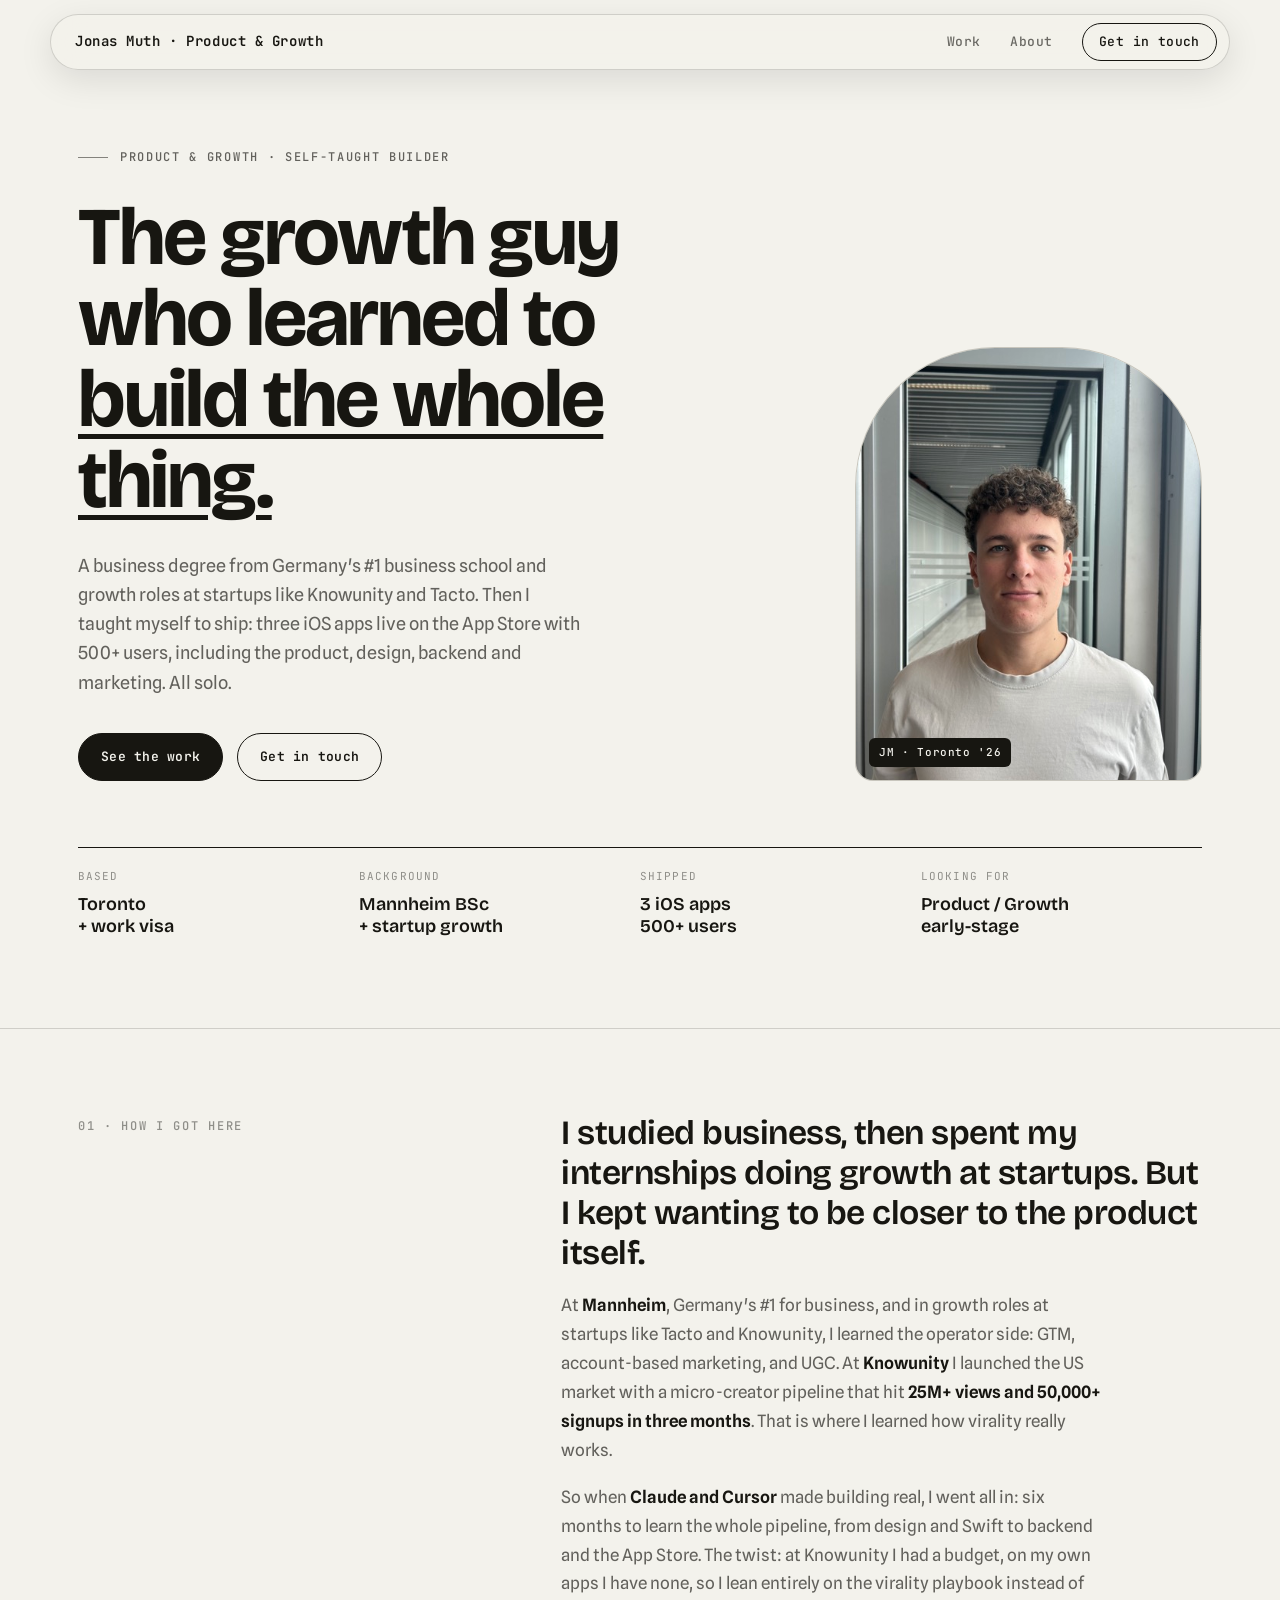
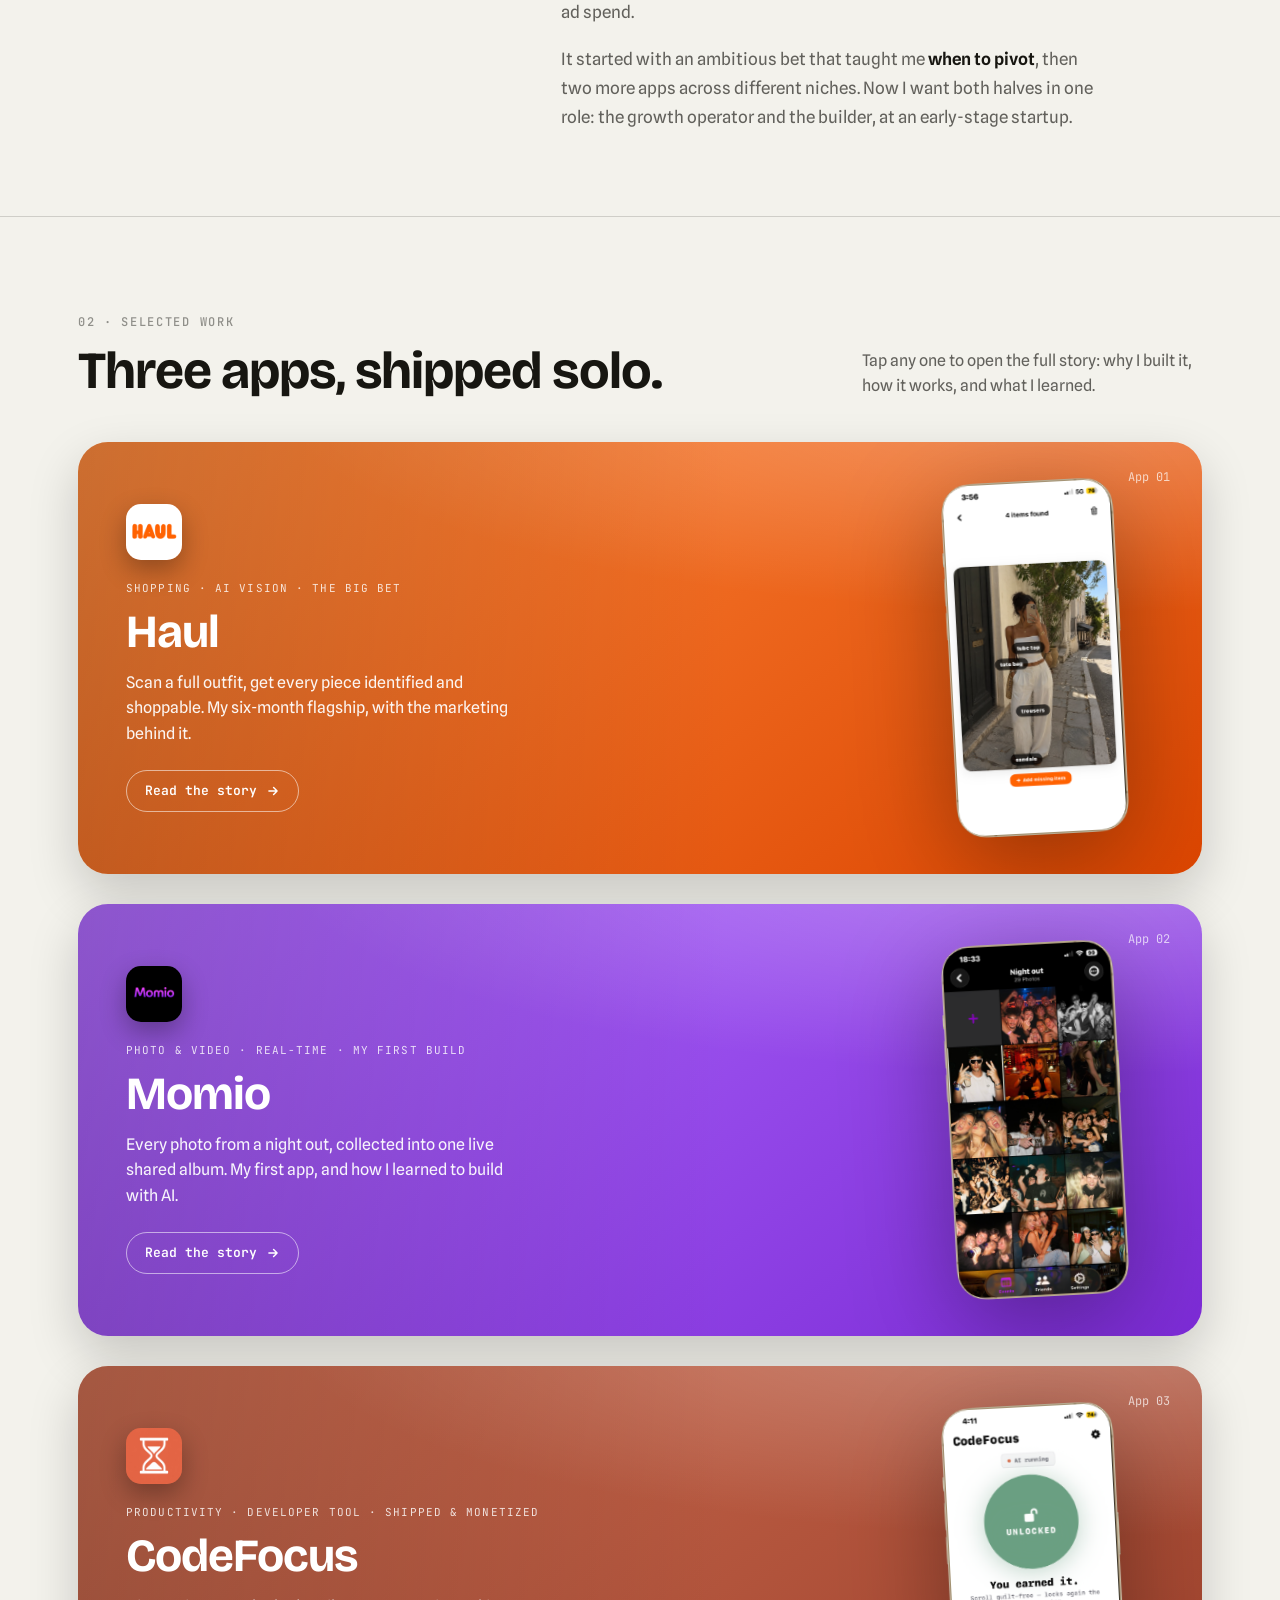
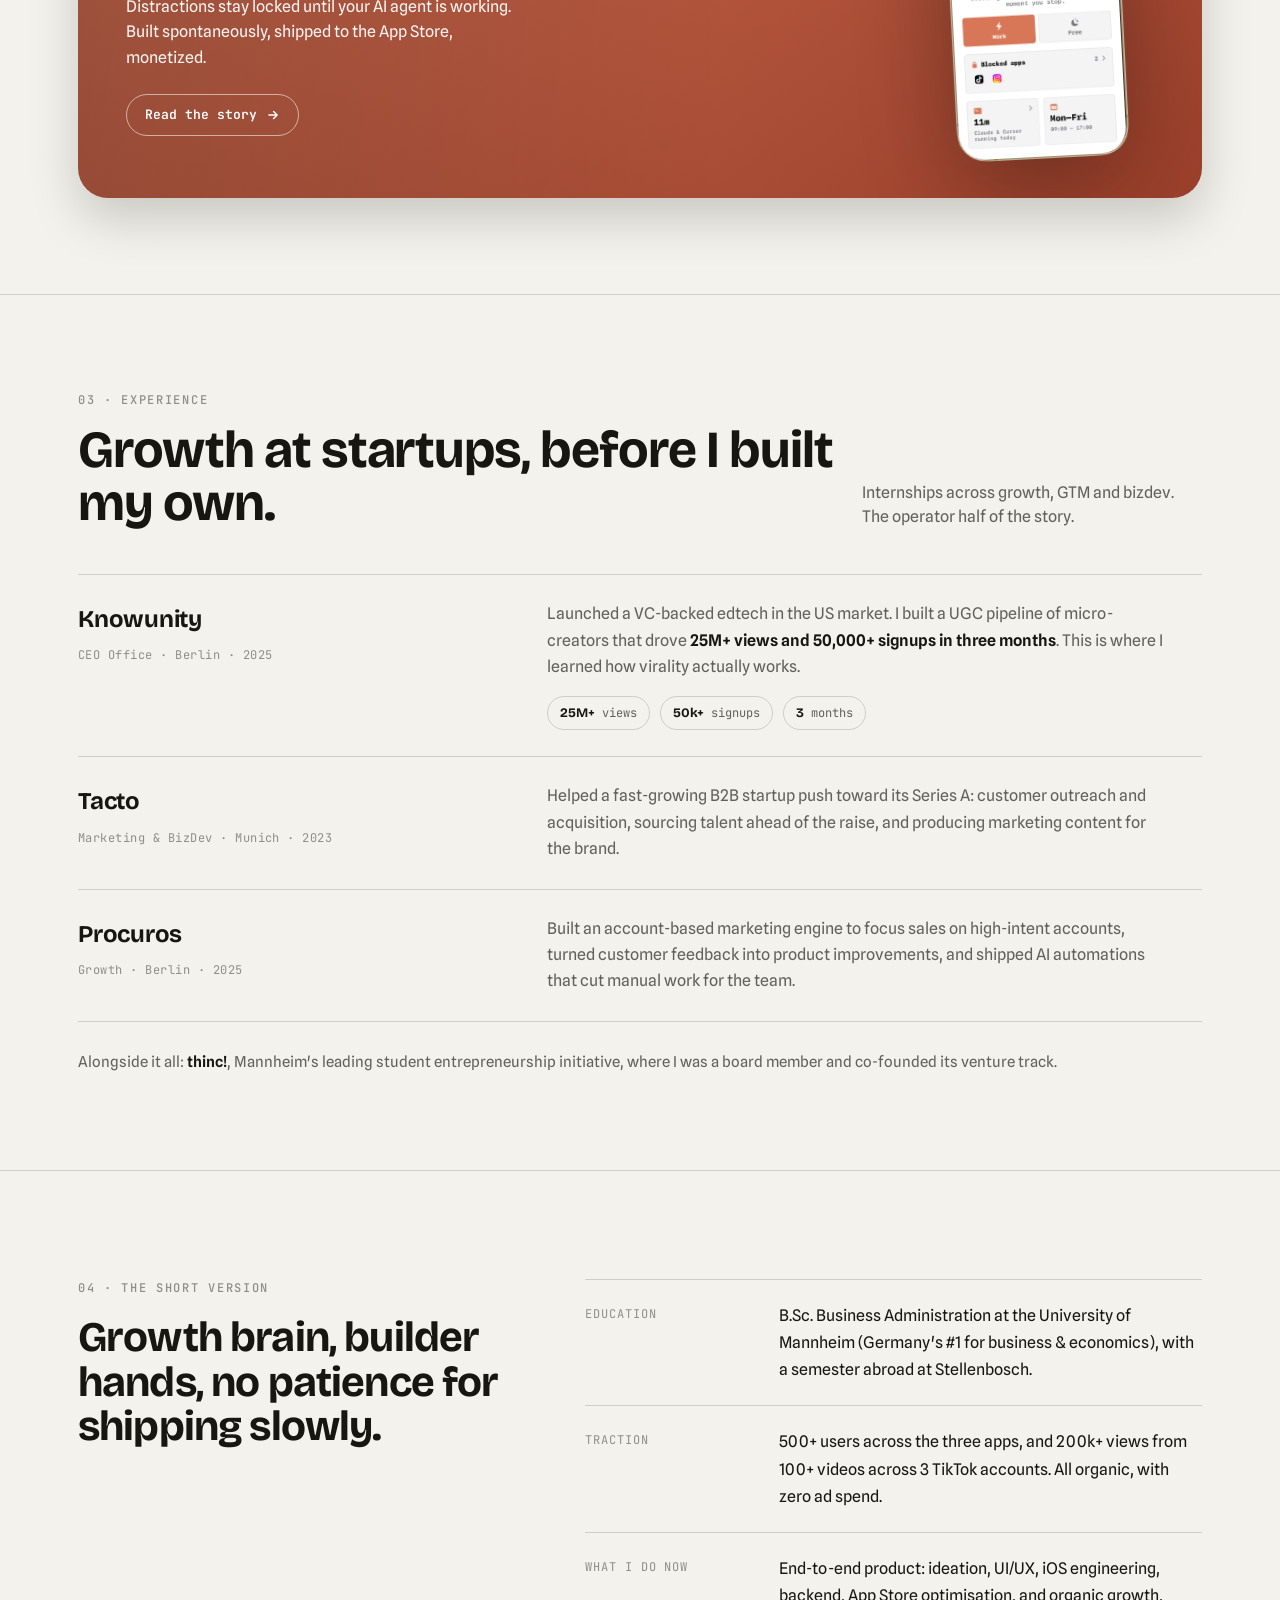
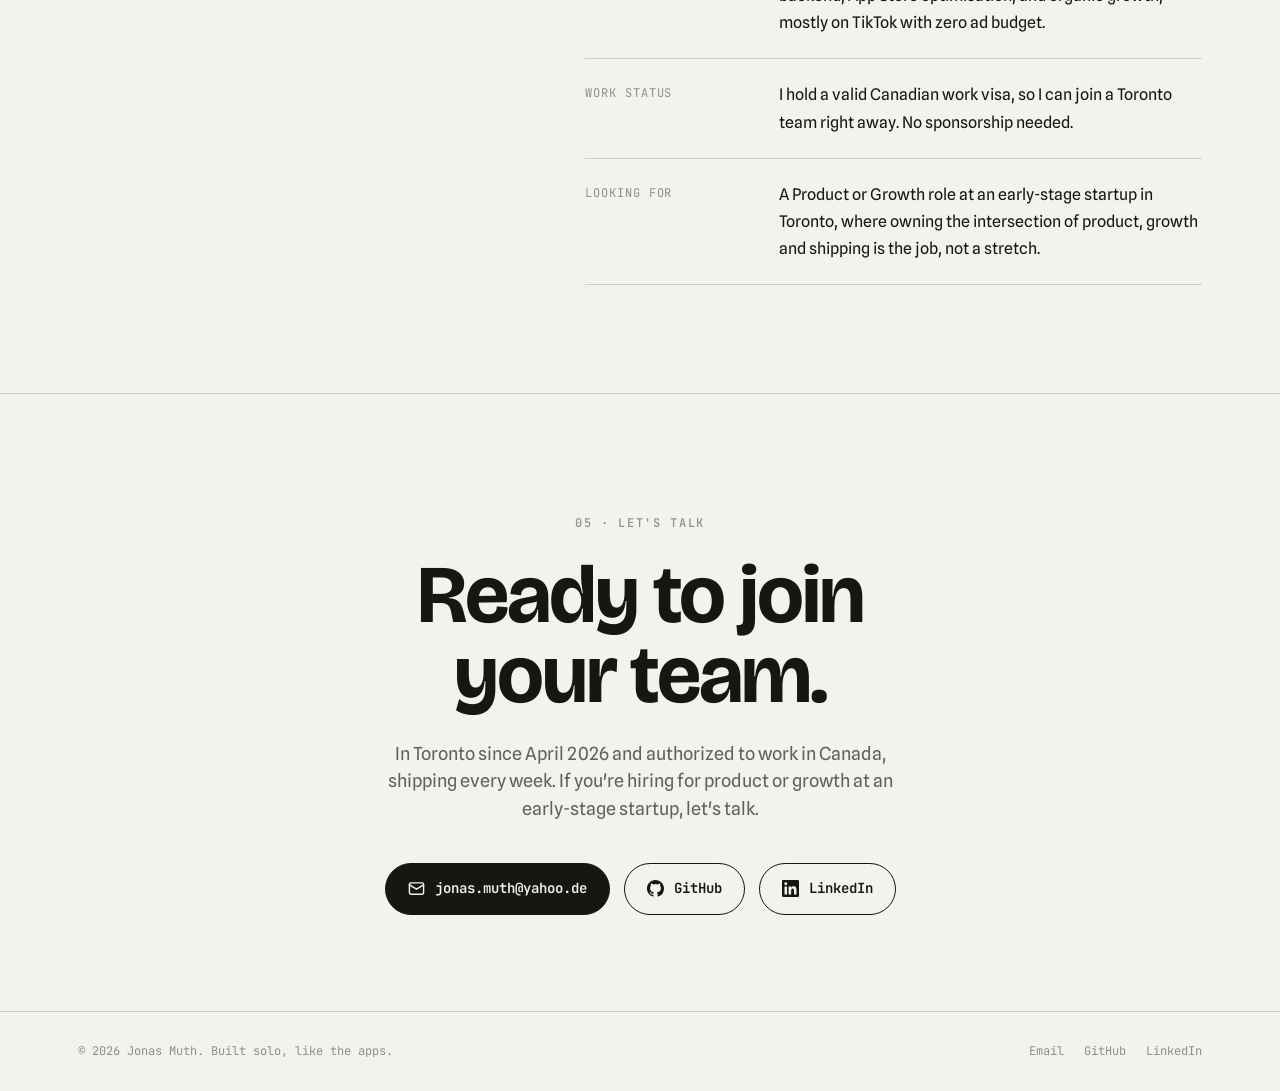
<file: index.html>
<!DOCTYPE html>
<html lang="en">
<head>
<meta charset="UTF-8">
<meta name="viewport" content="width=device-width, initial-scale=1.0">
<title>Jonas Muth · Product & Growth</title>
<meta name="description" content="Growth-trained, self-taught builder. Three iOS apps shipped solo with 500+ users. Product, design, backend and the organic marketing behind them. Based in Toronto, work-authorized.">
<meta property="og:title" content="Jonas Muth · Product & Growth">
<meta property="og:description" content="The growth guy who learned to build the whole thing. Three apps, shipped solo.">
<meta property="og:type" content="website">
<meta name="twitter:card" content="summary_large_image">
<link rel="preconnect" href="https://fonts.googleapis.com">
<link rel="preconnect" href="https://fonts.gstatic.com" crossorigin>
<link href="https://fonts.googleapis.com/css2?family=Bricolage+Grotesque:opsz,wght@12..96,500;12..96,600;12..96,700;12..96,800&family=Spline+Sans:wght@400;500;600&family=JetBrains+Mono:wght@400;500;600&family=Baloo+2:wght@600;700;800&display=swap" rel="stylesheet">
<link rel="stylesheet" href="style.css">
</head>
<body>

<nav>
  <div class="wrap nav-in">
    <a href="#top" class="brand">Jonas&nbsp;Muth · Product&nbsp;&amp;&nbsp;Growth</a>
    <div class="nav-links">
      <a href="#work">Work</a>
      <a href="#about">About</a>
      <a href="#contact" class="nav-cta mag">Get in touch</a>
    </div>
  </div>
</nav>

<!-- HERO -->
<header class="hero" id="top">
  <div class="wrap">
    <div class="hero-grid">
      <div>
        <div class="hero-eyebrow eyebrow rise"><span class="tick"></span>Product &amp; Growth · Self-taught builder</div>
        <h1 class="rise d1">The growth guy<br>who learned to<br><span class="u">build the whole thing.</span></h1>
        <p class="hero-dek rise d2">A business degree from Germany's #1 business school and growth roles at startups like Knowunity and Tacto. Then I taught myself to ship: three iOS apps live on the App Store with 500+ users, including the product, design, backend and marketing. All solo.</p>
        <div class="hero-actions rise d3">
          <a href="#work" class="btn btn-fill mag">See the work</a>
          <a href="#contact" class="btn btn-line mag">Get in touch</a>
        </div>
      </div>
      <div class="hero-portrait rise d2">
        <div class="portrait-frame"><img src="profile.jpg" alt="Jonas Muth"></div>
        <div class="portrait-cap mono">JM · Toronto '26</div>
      </div>
    </div>
    <dl class="ledger rise">
      <div><dt>Based</dt><dd>Toronto<br>+ work visa</dd></div>
      <div><dt>Background</dt><dd>Mannheim BSc<br>+ startup growth</dd></div>
      <div><dt>Shipped</dt><dd>3 iOS apps<br>500+ users</dd></div>
      <div><dt>Looking for</dt><dd>Product / Growth<br>early-stage</dd></div>
    </dl>
  </div>
</header>

<!-- CREDO -->
<section class="credo">
  <div class="wrap credo-grid">
    <div class="credo-side rise"><span class="eyebrow">01 · How I got here</span></div>
    <div class="rise d1">
      <h2>I studied business, then spent my internships doing growth at startups. But I kept wanting to be closer to the product itself.</h2>
      <p>At <strong>Mannheim</strong>, Germany's #1 for business, and in growth roles at startups like Tacto and Knowunity, I learned the operator side: GTM, account-based marketing, and UGC. At <strong>Knowunity</strong> I launched the US market with a micro-creator pipeline that hit <strong>25M+ views and 50,000+ signups in three months</strong>. That is where I learned how virality really works.</p>
      <p>So when <strong>Claude and Cursor</strong> made building real, I went all in: six months to learn the whole pipeline, from design and Swift to backend and the App Store. The twist: at Knowunity I had a budget, on my own apps I have none, so I lean entirely on the virality playbook instead of ad spend.</p>
      <p>It started with an ambitious bet that taught me <strong>when to pivot</strong>, then two more apps across different niches. Now I want both halves in one role: the growth operator and the builder, at an early-stage startup.</p>
    </div>
  </div>
</section>

<!-- SELECTED WORK -->
<section class="work" id="work">
  <div class="wrap">
    <div class="work-head">
      <div class="rise">
        <span class="eyebrow">02 · Selected work</span>
        <h2>Three apps, shipped solo.</h2>
      </div>
      <p class="rise d1">Tap any one to open the full story: why I built it, how it works, and what I learned.</p>
    </div>

    <div class="cards">
      <a class="card rise" href="haul.html" style="--g1:#FF8A3D;--g2:#DC4500;--ink:#fff">
        <div class="card-copy">
          <img src="haul-icon.png" alt="Haul" class="card-ic">
          <div class="card-kicker">Shopping · AI vision · The big bet</div>
          <div class="card-name">Haul</div>
          <p class="card-line">Scan a full outfit, get every piece identified and shoppable. My six-month flagship, with the marketing behind it.</p>
          <span class="card-go">Read the story <svg viewBox="0 0 24 24" fill="none" stroke="currentColor" stroke-width="2.5" stroke-linecap="round" stroke-linejoin="round"><path d="M5 12h14M13 6l6 6-6 6"/></svg></span>
        </div>
        <div class="card-stage">
          <div class="phone"><span class="screen"><img src="card-haul.png" alt="Haul app preview" loading="lazy"></span><img class="frame" src="iphone14.png" alt="" aria-hidden="true"></div>
        </div>
        <span class="card-arrow">App 01</span>
      </a>

      <a class="card rise d1" href="momio.html" style="--g1:#B06BFF;--g2:#7C2BD6;--ink:#fff">
        <div class="card-copy">
          <img src="momio-icon.png" alt="Momio" class="card-ic">
          <div class="card-kicker">Photo &amp; Video · Real-time · My first build</div>
          <div class="card-name">Momio</div>
          <p class="card-line">Every photo from a night out, collected into one live shared album. My first app, and how I learned to build with AI.</p>
          <span class="card-go">Read the story <svg viewBox="0 0 24 24" fill="none" stroke="currentColor" stroke-width="2.5" stroke-linecap="round" stroke-linejoin="round"><path d="M5 12h14M13 6l6 6-6 6"/></svg></span>
        </div>
        <div class="card-stage">
          <div class="phone"><span class="screen"><img src="card-momio.png" alt="Momio app preview" loading="lazy"></span><img class="frame" src="iphone14.png" alt="" aria-hidden="true"></div>
        </div>
        <span class="card-arrow">App 02</span>
      </a>

      <a class="card rise d2" href="codefocus.html" style="--g1:#CE6E52;--g2:#9B3F2A;--ink:#fff">
        <div class="card-copy">
          <img src="codefocus-icon.png" alt="CodeFocus" class="card-ic">
          <div class="card-kicker">Productivity · Developer tool · Shipped &amp; monetized</div>
          <div class="card-name">CodeFocus</div>
          <p class="card-line">Distractions stay locked until your AI agent is working. Built spontaneously, shipped to the App Store, monetized.</p>
          <span class="card-go">Read the story <svg viewBox="0 0 24 24" fill="none" stroke="currentColor" stroke-width="2.5" stroke-linecap="round" stroke-linejoin="round"><path d="M5 12h14M13 6l6 6-6 6"/></svg></span>
        </div>
        <div class="card-stage">
          <div class="phone"><span class="screen"><img src="card-codefocus.png" alt="CodeFocus app preview" loading="lazy"></span><img class="frame" src="iphone14.png" alt="" aria-hidden="true"></div>
        </div>
        <span class="card-arrow">App 03</span>
      </a>
    </div>
  </div>
</section>

<!-- EXPERIENCE -->
<section class="exp" id="experience">
  <div class="wrap">
    <div class="work-head">
      <div class="rise">
        <span class="eyebrow">03 · Experience</span>
        <h2>Growth at startups, before I built my own.</h2>
      </div>
      <p class="rise d1">Internships across growth, GTM and bizdev. The operator half of the story.</p>
    </div>
    <div class="exp-list rise d1">
      <div class="exp-row">
        <div class="exp-head"><span class="exp-co">Knowunity</span><span class="exp-tag">CEO Office · Berlin · 2025</span></div>
        <div>
          <p class="exp-desc">Launched a VC-backed edtech in the US market. I built a UGC pipeline of micro-creators that drove <strong>25M+ views and 50,000+ signups in three months</strong>. This is where I learned how virality actually works.</p>
          <div class="exp-metrics"><span><b>25M+</b> views</span><span><b>50k+</b> signups</span><span><b>3</b> months</span></div>
        </div>
      </div>
      <div class="exp-row">
        <div class="exp-head"><span class="exp-co">Tacto</span><span class="exp-tag">Marketing &amp; BizDev · Munich · 2023</span></div>
        <p class="exp-desc">Helped a fast-growing B2B startup push toward its Series A: customer outreach and acquisition, sourcing talent ahead of the raise, and producing marketing content for the brand.</p>
      </div>
      <div class="exp-row">
        <div class="exp-head"><span class="exp-co">Procuros</span><span class="exp-tag">Growth · Berlin · 2025</span></div>
        <p class="exp-desc">Built an account-based marketing engine to focus sales on high-intent accounts, turned customer feedback into product improvements, and shipped AI automations that cut manual work for the team.</p>
      </div>
    </div>
    <p class="exp-foot rise d1">Alongside it all: <strong>thinc!</strong>, Mannheim's leading student entrepreneurship initiative, where I was a board member and co-founded its venture track.</p>
  </div>
</section>

<!-- ABOUT -->
<section class="about" id="about">
  <div class="wrap about-grid">
    <div class="rise">
      <span class="eyebrow">04 · The short version</span>
      <h2>Growth brain, builder hands, no patience for shipping slowly.</h2>
    </div>
    <dl class="about-rows rise d1">
      <div class="arow"><dt>Education</dt><dd>B.Sc. Business Administration at the University of Mannheim (Germany's #1 for business &amp; economics), with a semester abroad at Stellenbosch.</dd></div>
      <div class="arow"><dt>Traction</dt><dd>500+ users across the three apps, and 200k+ views from 100+ videos across 3 TikTok accounts. All organic, with zero ad spend.</dd></div>
      <div class="arow"><dt>What I do now</dt><dd>End-to-end product: ideation, UI/UX, iOS engineering, backend, App Store optimisation, and organic growth, mostly on TikTok with zero ad budget.</dd></div>
      <div class="arow"><dt>Work status</dt><dd>I hold a valid Canadian work visa, so I can join a Toronto team right away. No sponsorship needed.</dd></div>
      <div class="arow"><dt>Looking for</dt><dd>A Product or Growth role at an early-stage startup in Toronto, where owning the intersection of product, growth and shipping is the job, not a stretch.</dd></div>
    </dl>
  </div>
</section>

<!-- CONTACT -->
<section class="contact" id="contact">
  <div class="wrap">
    <span class="eyebrow rise">05 · Let's talk</span>
    <h2 class="rise d1">Ready to join<br>your team.</h2>
    <p class="rise d2">In Toronto since April 2026 and authorized to work in Canada, shipping every week. If you're hiring for product or growth at an early-stage startup, let's talk.</p>
    <div class="contact-links rise d2">
      <a class="clink primary mag" href="mailto:jonas.muth@yahoo.de">
        <svg viewBox="0 0 24 24" fill="none" stroke="currentColor" stroke-width="2" stroke-linecap="round" stroke-linejoin="round"><rect x="2" y="4" width="20" height="16" rx="2"/><path d="m22 7-10 6L2 7"/></svg>
        jonas.muth@yahoo.de</a>
      <a class="clink mag" href="https://github.com/jonasmuth04-pixel" target="_blank" rel="noopener">
        <svg viewBox="0 0 24 24" fill="currentColor"><path d="M12 0C5.37 0 0 5.37 0 12c0 5.3 3.44 9.8 8.21 11.39.6.11.82-.26.82-.58v-2.23c-3.34.73-4.04-1.42-4.04-1.42-.55-1.39-1.34-1.76-1.34-1.76-1.08-.74.09-.73.09-.73 1.2.09 1.83 1.24 1.83 1.24 1.07 1.83 2.81 1.3 3.5 1 .1-.78.42-1.3.76-1.6-2.66-.3-5.47-1.33-5.47-5.93 0-1.31.47-2.38 1.24-3.22-.13-.3-.54-1.52.12-3.18 0 0 1-.32 3.3 1.23a11.5 11.5 0 0 1 6 0c2.28-1.55 3.29-1.23 3.29-1.23.66 1.66.25 2.88.12 3.18.77.84 1.23 1.91 1.23 3.22 0 4.61-2.81 5.63-5.49 5.92.43.37.81 1.1.81 2.22v3.29c0 .32.22.7.83.58A12 12 0 0 0 24 12c0-6.63-5.37-12-12-12z"/></svg>
        GitHub</a>
      <a class="clink mag" href="https://linkedin.com/in/jonasmuth" target="_blank" rel="noopener">
        <svg viewBox="0 0 24 24" fill="currentColor"><path d="M20.45 20.45h-3.55v-5.57c0-1.33-.03-3.04-1.85-3.04-1.86 0-2.14 1.45-2.14 2.94v5.67H9.35V9h3.41v1.56h.05c.48-.9 1.64-1.85 3.37-1.85 3.6 0 4.27 2.37 4.27 5.46v6.28zM5.34 7.43a2.06 2.06 0 1 1 0-4.12 2.06 2.06 0 0 1 0 4.12zM7.12 20.45H3.56V9h3.56v11.45zM22.22 0H1.77C.79 0 0 .77 0 1.73v20.54C0 23.23.79 24 1.77 24h20.45c.98 0 1.78-.77 1.78-1.73V1.73C24 .77 23.2 0 22.22 0z"/></svg>
        LinkedIn</a>
    </div>
  </div>
</section>

<footer>
  <div class="wrap foot">
    <span>© 2026 Jonas Muth. Built solo, like the apps.</span>
    <span class="foot-l">
      <a href="mailto:jonas.muth@yahoo.de">Email</a>
      <a href="https://github.com/jonasmuth04-pixel" target="_blank" rel="noopener">GitHub</a>
      <a href="https://linkedin.com/in/jonasmuth" target="_blank" rel="noopener">LinkedIn</a>
    </span>
  </div>
</footer>

<script src="app.js"></script>
</body>
</html>
</file>
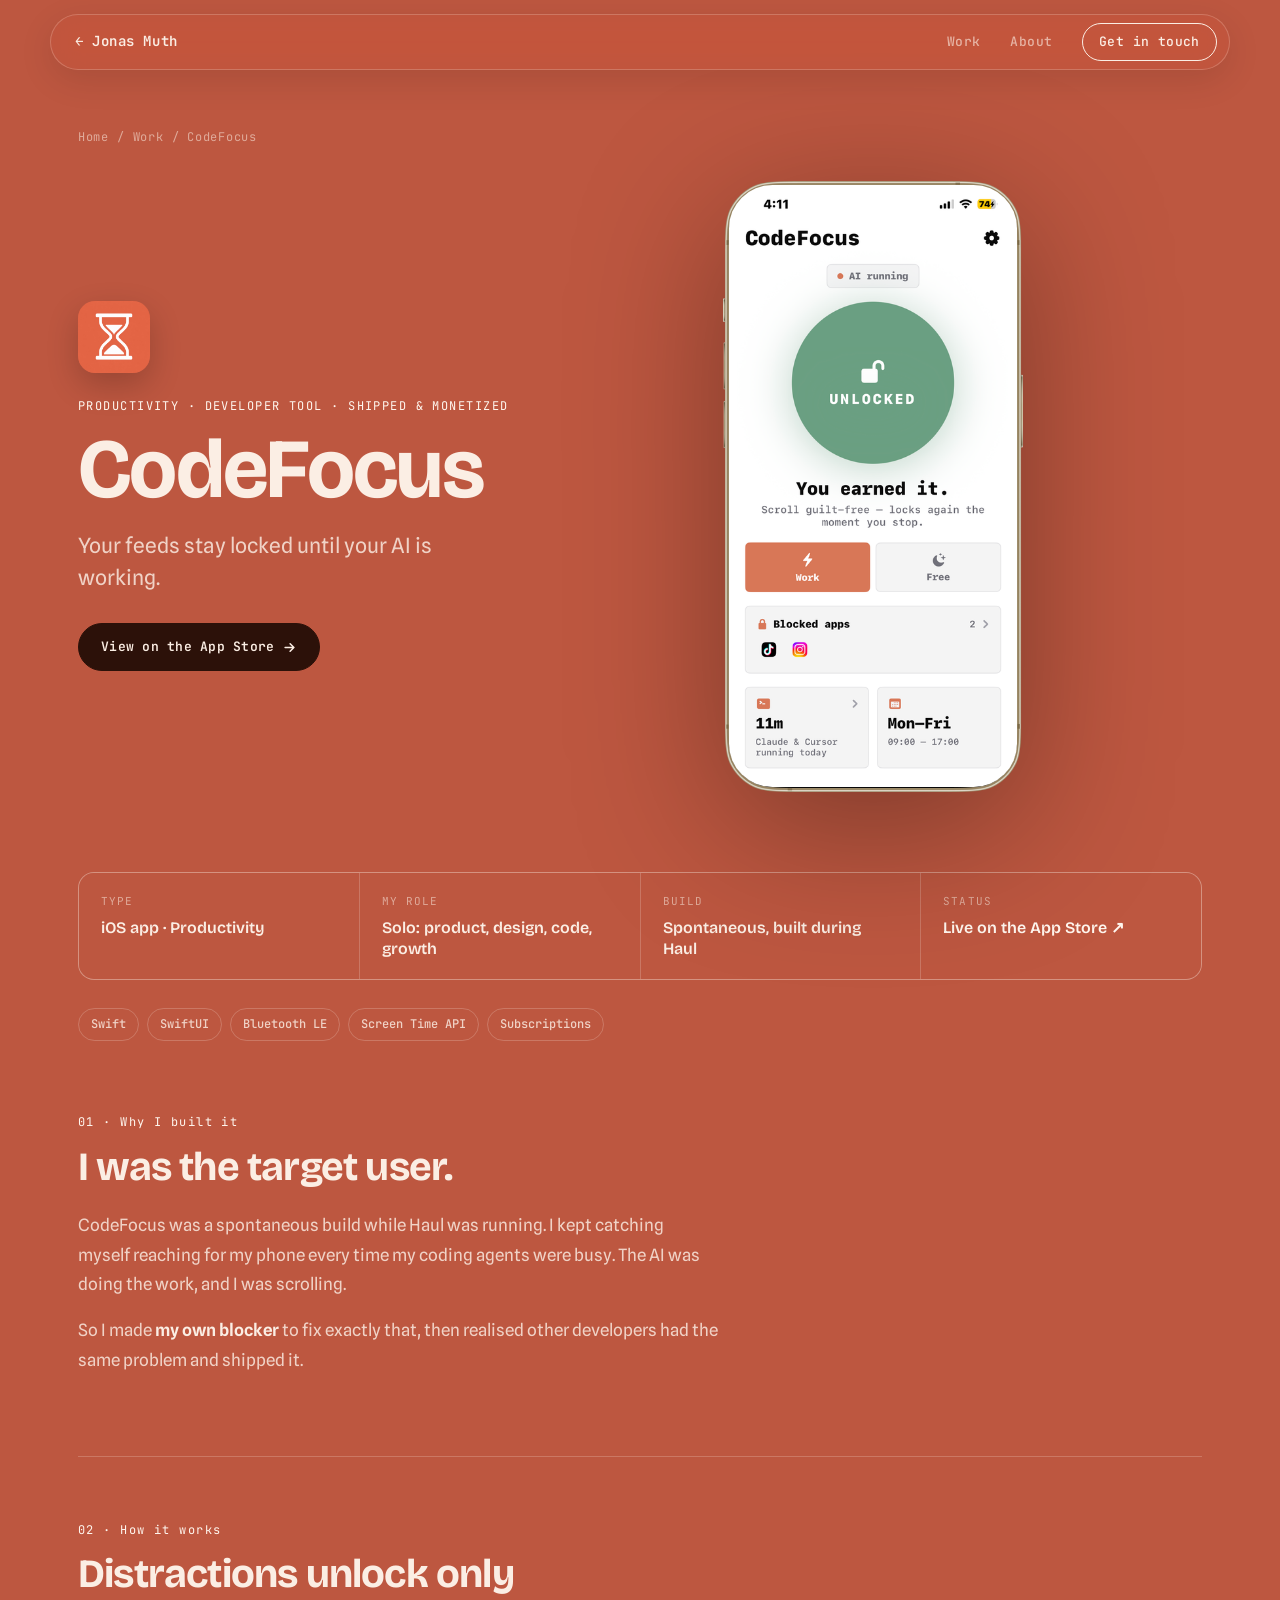
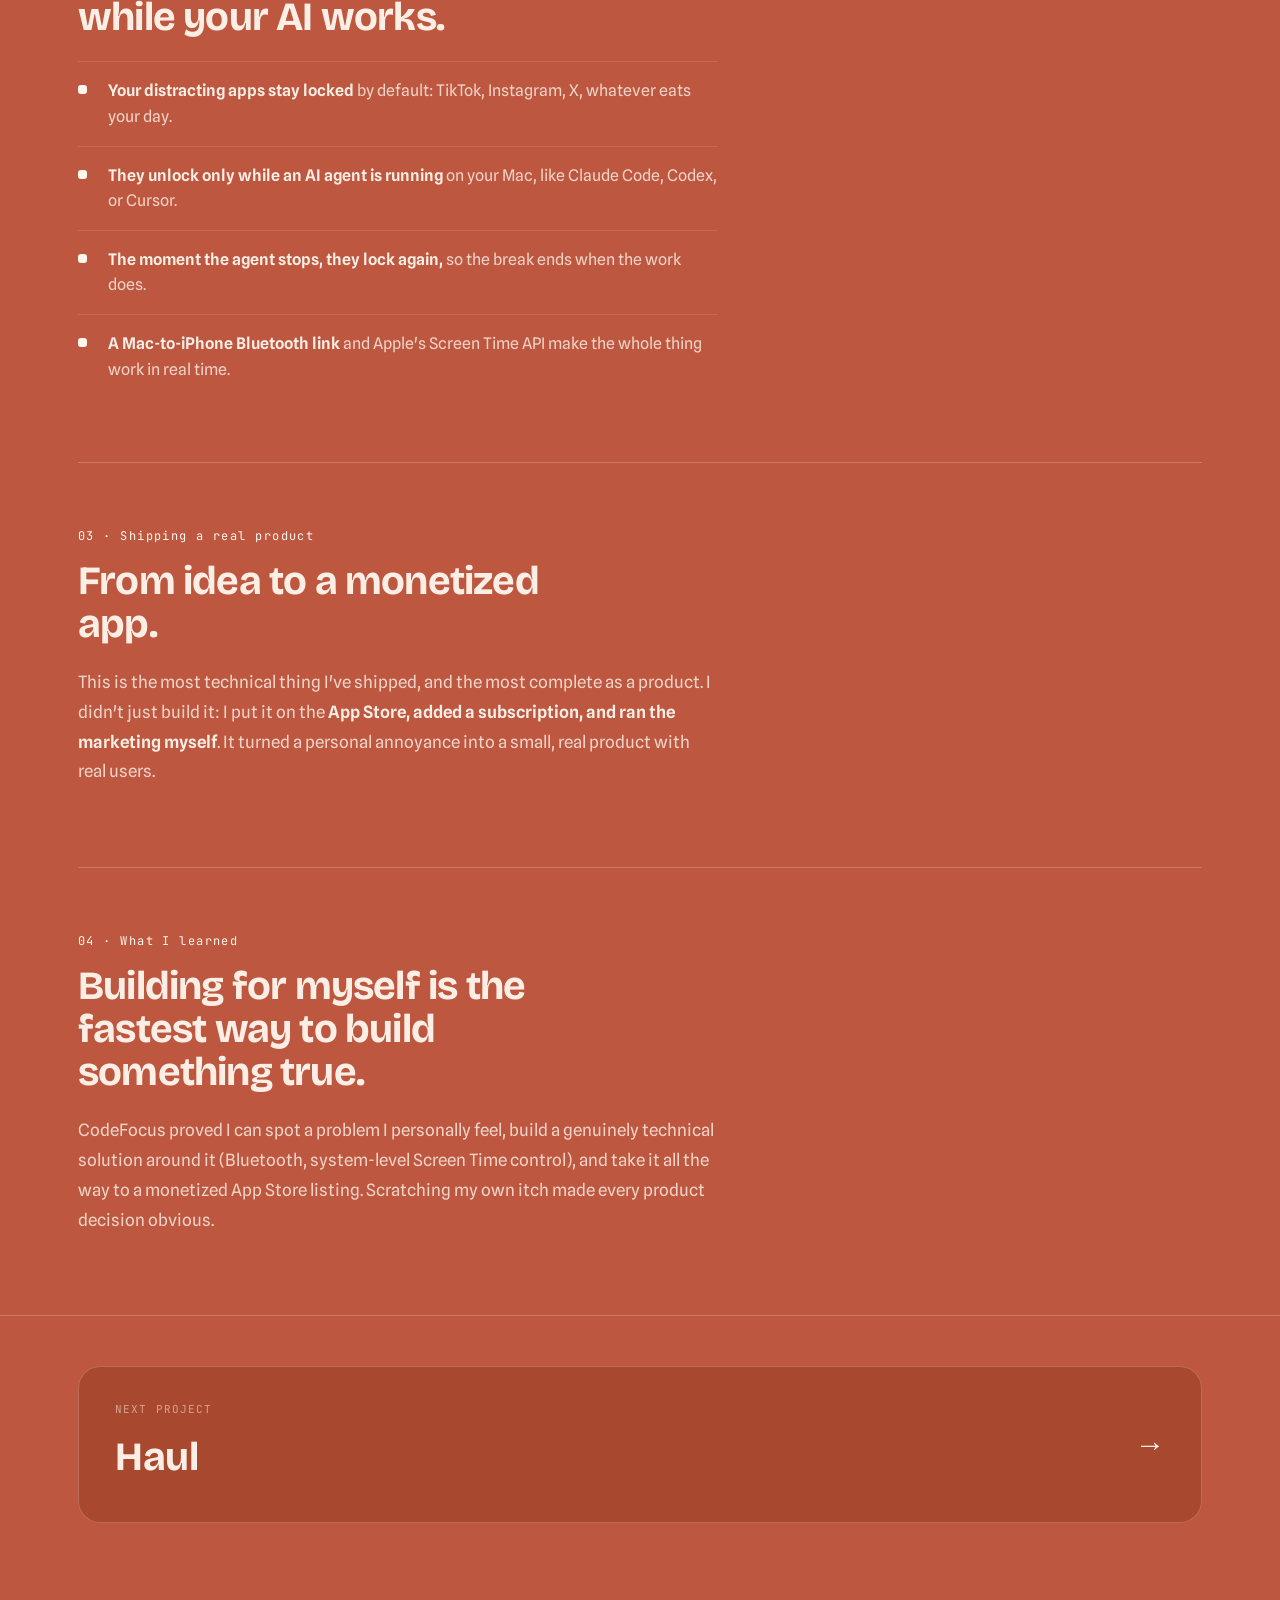
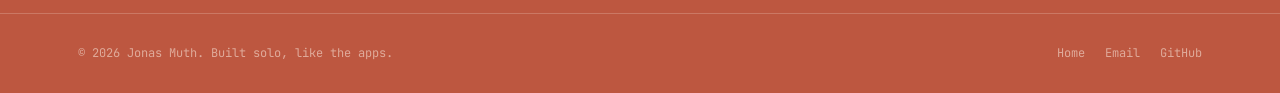
<file: codefocus.html>
<!DOCTYPE html>
<html lang="en">
<head>
<meta charset="UTF-8">
<meta name="viewport" content="width=device-width, initial-scale=1.0">
<title>CodeFocus · Jonas Muth</title>
<meta name="description" content="CodeFocus keeps your distracting apps locked until your AI coding agent is working. Built spontaneously, shipped to the App Store, and monetized.">
<link rel="preconnect" href="https://fonts.googleapis.com">
<link rel="preconnect" href="https://fonts.gstatic.com" crossorigin>
<link href="https://fonts.googleapis.com/css2?family=Bricolage+Grotesque:opsz,wght@12..96,500;12..96,600;12..96,700;12..96,800&family=Spline+Sans:wght@400;500;600&family=JetBrains+Mono:wght@400;500;600&family=Baloo+2:wght@600;700;800&display=swap" rel="stylesheet">
<link rel="stylesheet" href="style.css">
</head>
<body class="theme-cf">

<nav>
  <div class="wrap nav-in">
    <a href="index.html" class="brand">← Jonas&nbsp;Muth</a>
    <div class="nav-links">
      <a href="index.html#work">Work</a>
      <a href="index.html#about">About</a>
      <a href="index.html#contact" class="nav-cta mag">Get in touch</a>
    </div>
  </div>
</nav>

<main class="case">
  <div class="wrap">
    <div class="crumb"><a href="index.html">Home</a> / <a href="index.html#work">Work</a> / <span>CodeFocus</span></div>

    <div class="case-hero">
      <div class="rise">
        <img src="codefocus-icon.png" alt="CodeFocus icon" class="case-icon">
        <div class="case-kicker">Productivity · Developer tool · Shipped &amp; monetized</div>
        <h1>CodeFocus</h1>
        <p class="case-lede">Your feeds stay locked until your AI is working.</p>
        <a class="btn btn-fill mag" href="https://apps.apple.com/app/id6781040937" target="_blank" rel="noopener">View on the App Store
          <svg viewBox="0 0 24 24" fill="none" stroke="currentColor" stroke-width="2.5" stroke-linecap="round" stroke-linejoin="round"><path d="M5 12h14M13 6l6 6-6 6"/></svg></a>
      </div>
      <div class="rise d1" data-tilt-scope>
        <div class="case-phone tilt"><span class="screen"><img src="card-codefocus.png" alt="CodeFocus app screenshot"></span><img class="frame" src="iphone14.png" alt="" aria-hidden="true"></div>
      </div>
    </div>

    <dl class="meta rise">
      <div><dt>Type</dt><dd>iOS app · Productivity</dd></div>
      <div><dt>My role</dt><dd>Solo: product, design, code, growth</dd></div>
      <div><dt>Build</dt><dd>Spontaneous, built during Haul</dd></div>
      <div><dt>Status</dt><dd><a href="https://apps.apple.com/app/id6781040937" target="_blank" rel="noopener">Live on the App Store ↗</a></dd></div>
    </dl>
    <div class="techrow rise d1">
      <span>Swift</span><span>SwiftUI</span><span>Bluetooth LE</span><span>Screen Time API</span><span>Subscriptions</span>
    </div>

    <section class="sec rise">
      <div class="sec-num">01 · Why I built it</div>
      <h2>I was the target user.</h2>
      <p>CodeFocus was a spontaneous build while Haul was running. I kept catching myself reaching for my phone every time my coding agents were busy. The AI was doing the work, and I was scrolling.</p>
      <p>So I made <strong>my own blocker</strong> to fix exactly that, then realised other developers had the same problem and shipped it.</p>
    </section>

    <section class="sec rise">
      <div class="sec-num">02 · How it works</div>
      <h2>Distractions unlock only while your AI works.</h2>
      <ul class="howlist">
        <li><b>Your distracting apps stay locked</b> by default: TikTok, Instagram, X, whatever eats your day.</li>
        <li><b>They unlock only while an AI agent is running</b> on your Mac, like Claude Code, Codex, or Cursor.</li>
        <li><b>The moment the agent stops, they lock again,</b> so the break ends when the work does.</li>
        <li><b>A Mac-to-iPhone Bluetooth link</b> and Apple's Screen Time API make the whole thing work in real time.</li>
      </ul>
    </section>

    <section class="sec rise">
      <div class="sec-num">03 · Shipping a real product</div>
      <h2>From idea to a monetized app.</h2>
      <p>This is the most technical thing I've shipped, and the most complete as a product. I didn't just build it: I put it on the <strong>App Store, added a subscription, and ran the marketing myself</strong>. It turned a personal annoyance into a small, real product with real users.</p>
    </section>

    <section class="sec rise">
      <div class="sec-num">04 · What I learned</div>
      <h2>Building for myself is the fastest way to build something true.</h2>
      <p>CodeFocus proved I can spot a problem I personally feel, build a genuinely technical solution around it (Bluetooth, system-level Screen Time control), and take it all the way to a monetized App Store listing. Scratching my own itch made every product decision obvious.</p>
    </section>
  </div>

  <div class="next">
    <div class="wrap">
      <a href="haul.html" class="mag">
        <div>
          <div class="nx-lab">Next project</div>
          <div class="nx-name">Haul</div>
        </div>
        <div class="nx-arrow">→</div>
      </a>
    </div>
  </div>
</main>

<footer>
  <div class="wrap foot">
    <span>© 2026 Jonas Muth. Built solo, like the apps.</span>
    <span class="foot-l">
      <a href="index.html">Home</a>
      <a href="mailto:jonas.muth@yahoo.de">Email</a>
      <a href="https://github.com/jonasmuth04-pixel" target="_blank" rel="noopener">GitHub</a>
    </span>
  </div>
</footer>

<script src="app.js"></script>
</body>
</html>
</file>
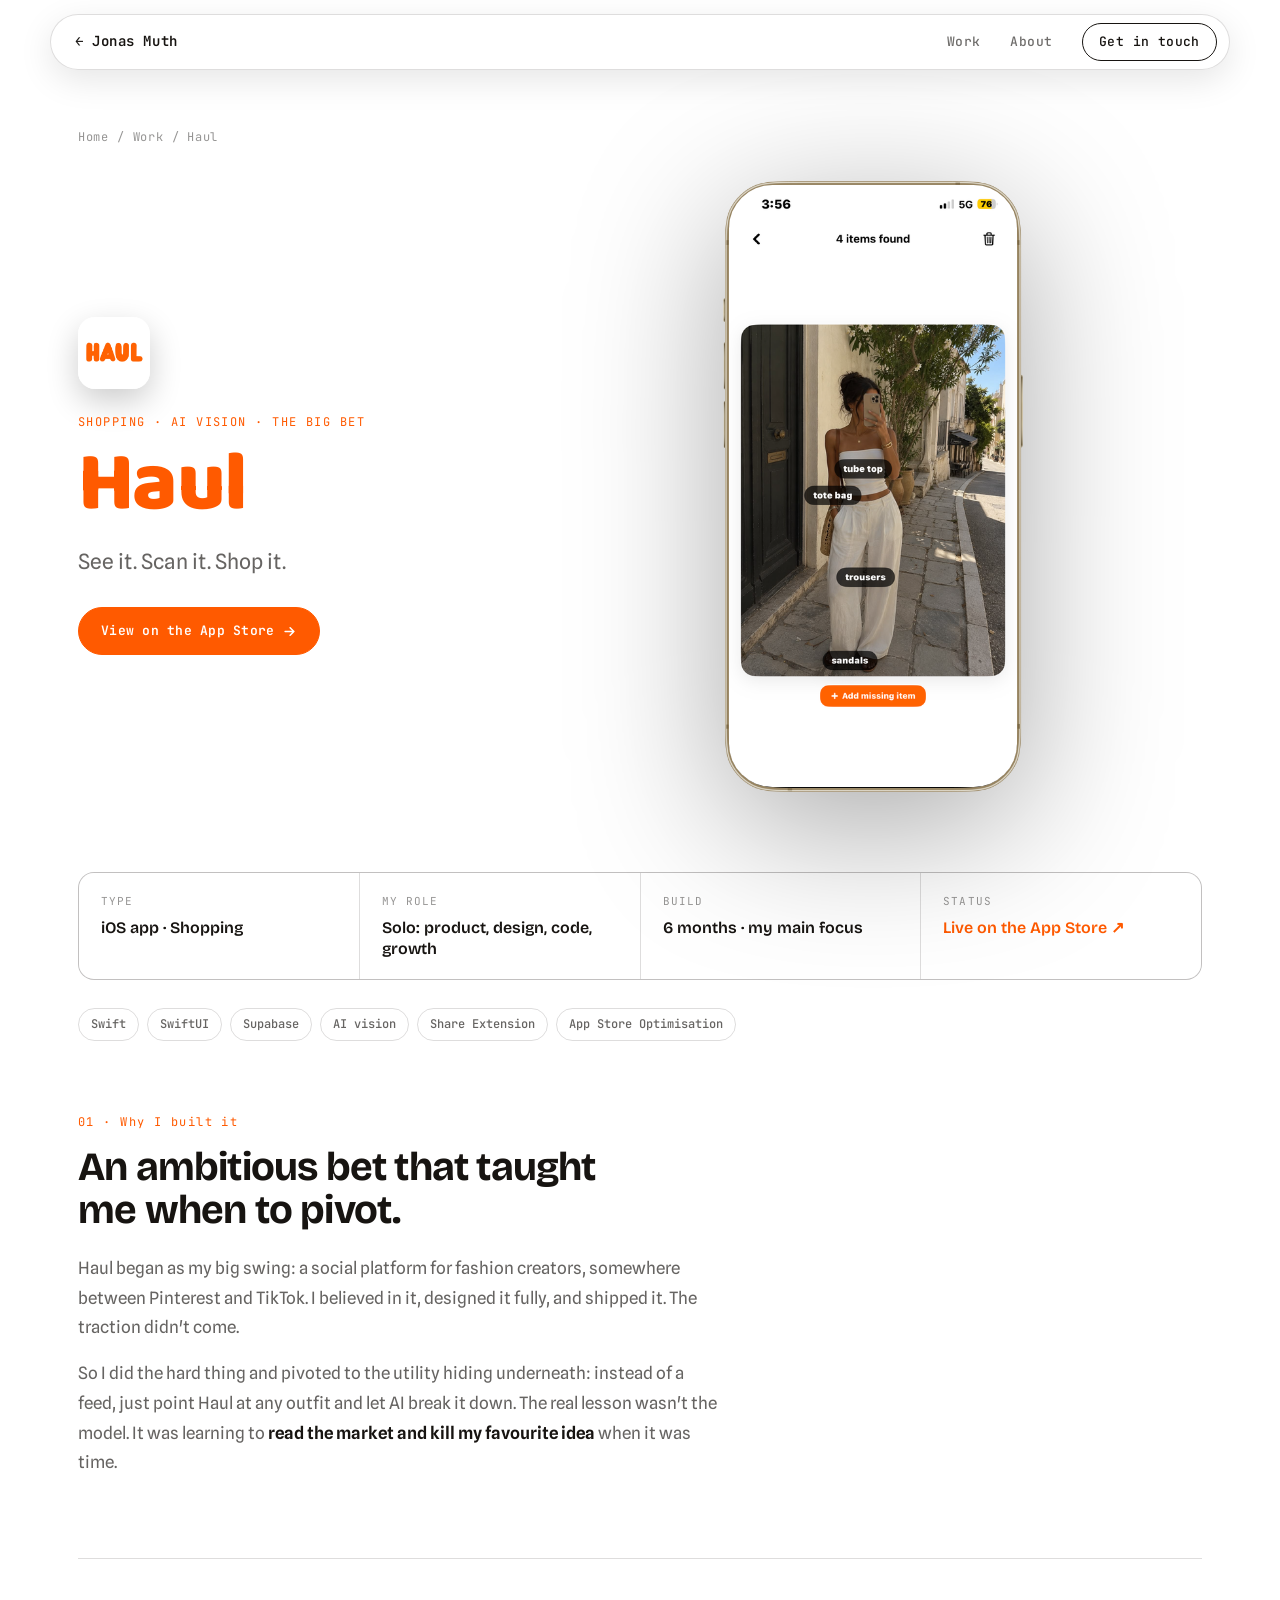
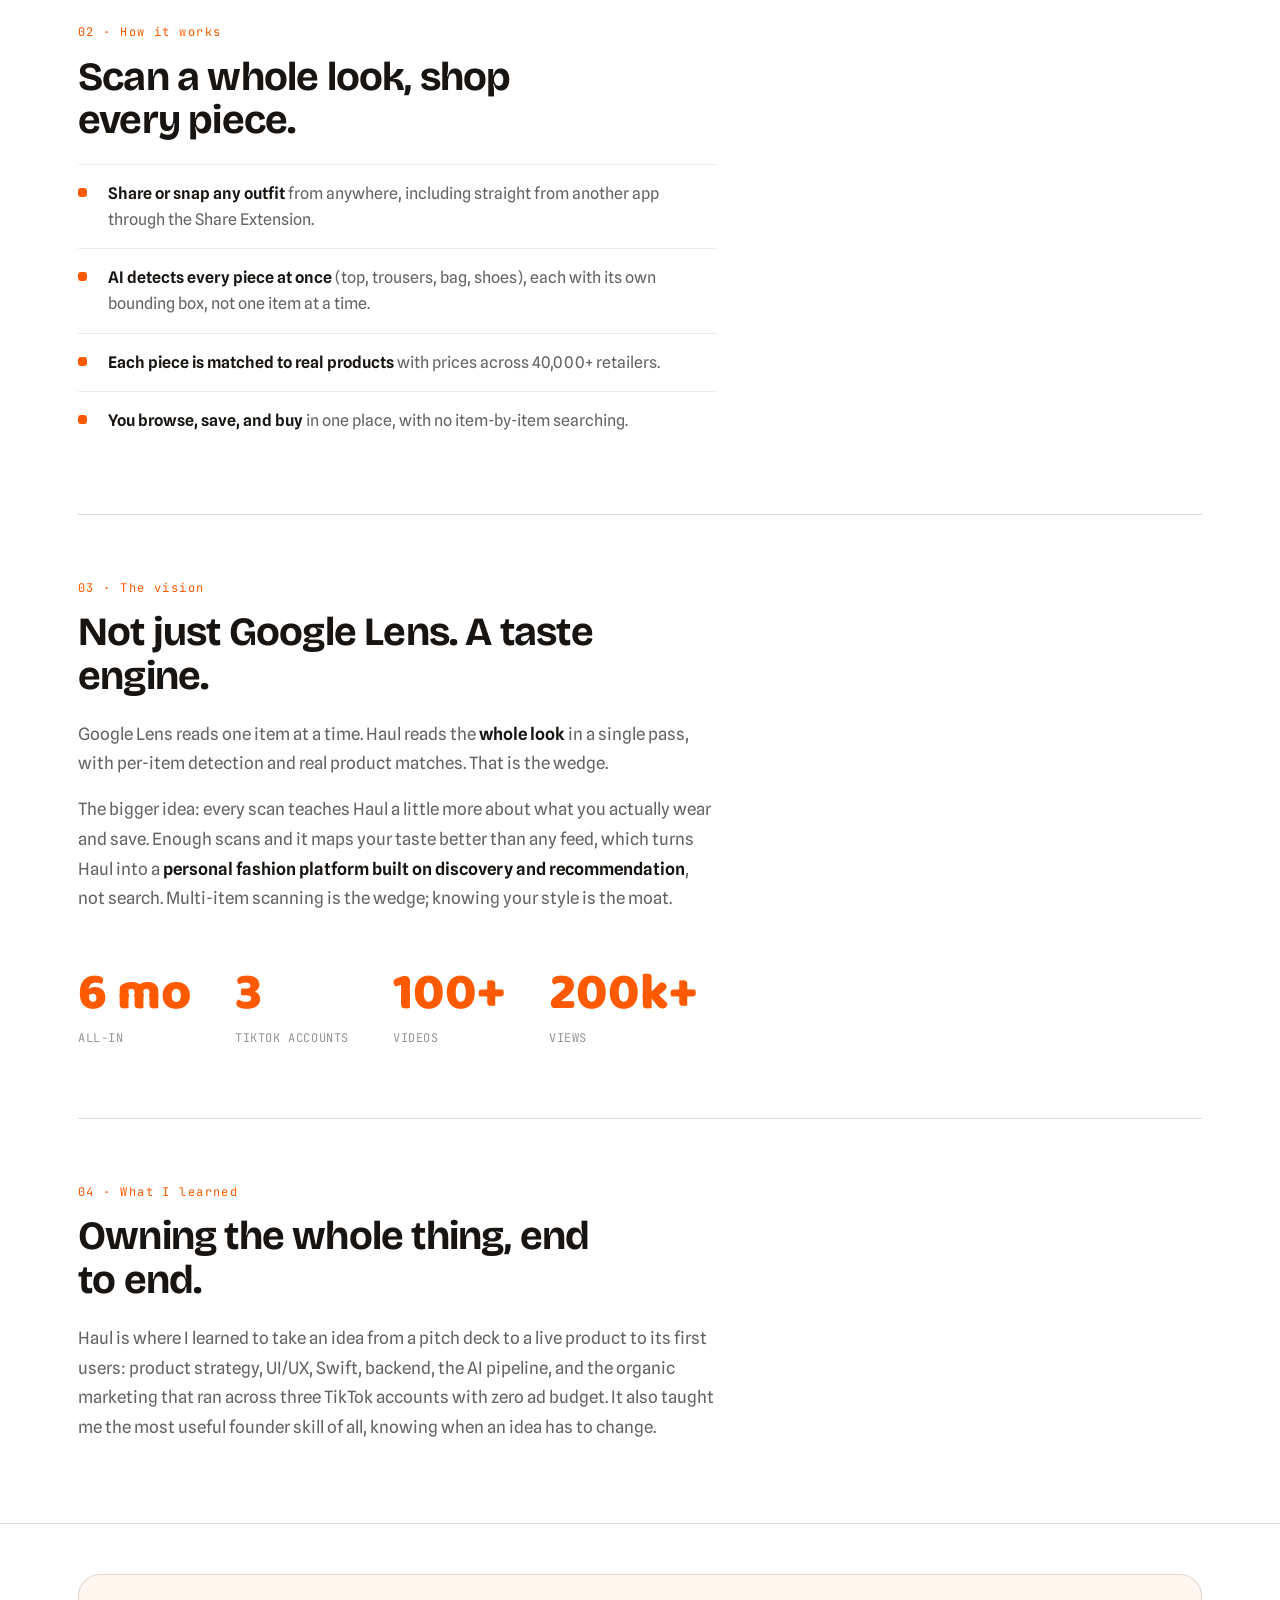
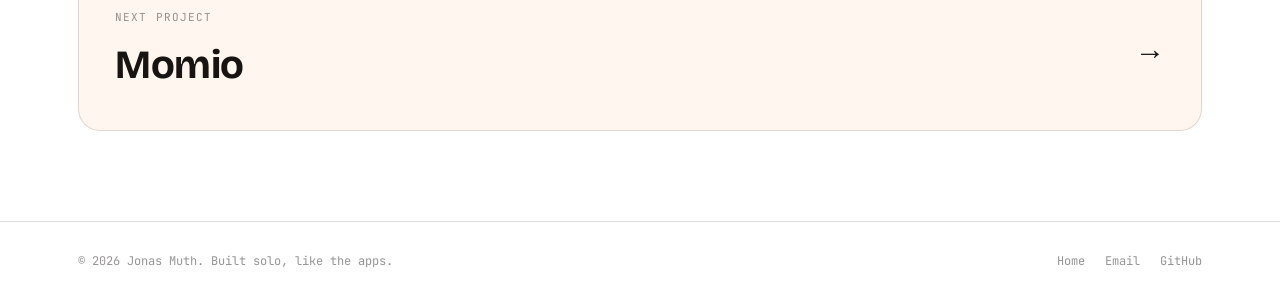
<file: haul.html>
<!DOCTYPE html>
<html lang="en">
<head>
<meta charset="UTF-8">
<meta name="viewport" content="width=device-width, initial-scale=1.0">
<title>Haul · Jonas Muth</title>
<meta name="description" content="Haul scans a full outfit and finds every piece. Why I built it, how it works, and why it is not just Google Lens.">
<link rel="preconnect" href="https://fonts.googleapis.com">
<link rel="preconnect" href="https://fonts.gstatic.com" crossorigin>
<link href="https://fonts.googleapis.com/css2?family=Bricolage+Grotesque:opsz,wght@12..96,500;12..96,600;12..96,700;12..96,800&family=Spline+Sans:wght@400;500;600&family=JetBrains+Mono:wght@400;500;600&family=Baloo+2:wght@600;700;800&display=swap" rel="stylesheet">
<link rel="stylesheet" href="style.css">
</head>
<body class="theme-haul">

<nav>
  <div class="wrap nav-in">
    <a href="index.html" class="brand">← Jonas&nbsp;Muth</a>
    <div class="nav-links">
      <a href="index.html#work">Work</a>
      <a href="index.html#about">About</a>
      <a href="index.html#contact" class="nav-cta mag">Get in touch</a>
    </div>
  </div>
</nav>

<main class="case">
  <div class="wrap">
    <div class="crumb"><a href="index.html">Home</a> / <a href="index.html#work">Work</a> / <span>Haul</span></div>

    <div class="case-hero">
      <div class="rise">
        <img src="haul-icon.png" alt="Haul icon" class="case-icon">
        <div class="case-kicker">Shopping · AI vision · The big bet</div>
        <h1>Haul</h1>
        <p class="case-lede">See it. Scan it. Shop it.</p>
        <a class="btn btn-fill mag" href="https://apps.apple.com/app/id6760585057" target="_blank" rel="noopener">View on the App Store
          <svg viewBox="0 0 24 24" fill="none" stroke="currentColor" stroke-width="2.5" stroke-linecap="round" stroke-linejoin="round"><path d="M5 12h14M13 6l6 6-6 6"/></svg></a>
      </div>
      <div class="rise d1" data-tilt-scope>
        <div class="case-phone tilt"><span class="screen"><img src="card-haul.png" alt="Haul app screenshot"></span><img class="frame" src="iphone14.png" alt="" aria-hidden="true"></div>
      </div>
    </div>

    <dl class="meta rise">
      <div><dt>Type</dt><dd>iOS app · Shopping</dd></div>
      <div><dt>My role</dt><dd>Solo: product, design, code, growth</dd></div>
      <div><dt>Build</dt><dd>6 months · my main focus</dd></div>
      <div><dt>Status</dt><dd><a href="https://apps.apple.com/app/id6760585057" target="_blank" rel="noopener">Live on the App Store ↗</a></dd></div>
    </dl>
    <div class="techrow rise d1">
      <span>Swift</span><span>SwiftUI</span><span>Supabase</span><span>AI vision</span><span>Share Extension</span><span>App Store Optimisation</span>
    </div>

    <section class="sec rise">
      <div class="sec-num">01 · Why I built it</div>
      <h2>An ambitious bet that taught me when to pivot.</h2>
      <p>Haul began as my big swing: a social platform for fashion creators, somewhere between Pinterest and TikTok. I believed in it, designed it fully, and shipped it. The traction didn't come.</p>
      <p>So I did the hard thing and pivoted to the utility hiding underneath: instead of a feed, just point Haul at any outfit and let AI break it down. The real lesson wasn't the model. It was learning to <strong>read the market and kill my favourite idea</strong> when it was time.</p>
    </section>

    <section class="sec rise">
      <div class="sec-num">02 · How it works</div>
      <h2>Scan a whole look, shop every piece.</h2>
      <ul class="howlist">
        <li><b>Share or snap any outfit</b> from anywhere, including straight from another app through the Share Extension.</li>
        <li><b>AI detects every piece at once</b> (top, trousers, bag, shoes), each with its own bounding box, not one item at a time.</li>
        <li><b>Each piece is matched to real products</b> with prices across 40,000+ retailers.</li>
        <li><b>You browse, save, and buy</b> in one place, with no item-by-item searching.</li>
      </ul>
    </section>

    <section class="sec rise">
      <div class="sec-num">03 · The vision</div>
      <h2>Not just Google Lens. A taste engine.</h2>
      <p>Google Lens reads one item at a time. Haul reads the <strong>whole look</strong> in a single pass, with per-item detection and real product matches. That is the wedge.</p>
      <p>The bigger idea: every scan teaches Haul a little more about what you actually wear and save. Enough scans and it maps your taste better than any feed, which turns Haul into a <strong>personal fashion platform built on discovery and recommendation</strong>, not search. Multi-item scanning is the wedge; knowing your style is the moat.</p>
      <div class="callout">
        <div><b>6 mo</b><span>all-in</span></div>
        <div><b>3</b><span>TikTok accounts</span></div>
        <div><b>100+</b><span>videos</span></div>
        <div><b>200k+</b><span>views</span></div>
      </div>
    </section>

    <section class="sec rise">
      <div class="sec-num">04 · What I learned</div>
      <h2>Owning the whole thing, end to end.</h2>
      <p>Haul is where I learned to take an idea from a pitch deck to a live product to its first users: product strategy, UI/UX, Swift, backend, the AI pipeline, and the organic marketing that ran across three TikTok accounts with zero ad budget. It also taught me the most useful founder skill of all, knowing when an idea has to change.</p>
    </section>
  </div>

  <div class="next">
    <div class="wrap">
      <a href="momio.html" class="mag">
        <div>
          <div class="nx-lab">Next project</div>
          <div class="nx-name">Momio</div>
        </div>
        <div class="nx-arrow">→</div>
      </a>
    </div>
  </div>
</main>

<footer>
  <div class="wrap foot">
    <span>© 2026 Jonas Muth. Built solo, like the apps.</span>
    <span class="foot-l">
      <a href="index.html">Home</a>
      <a href="mailto:jonas.muth@yahoo.de">Email</a>
      <a href="https://github.com/jonasmuth04-pixel" target="_blank" rel="noopener">GitHub</a>
    </span>
  </div>
</footer>

<script src="app.js"></script>
</body>
</html>
</file>
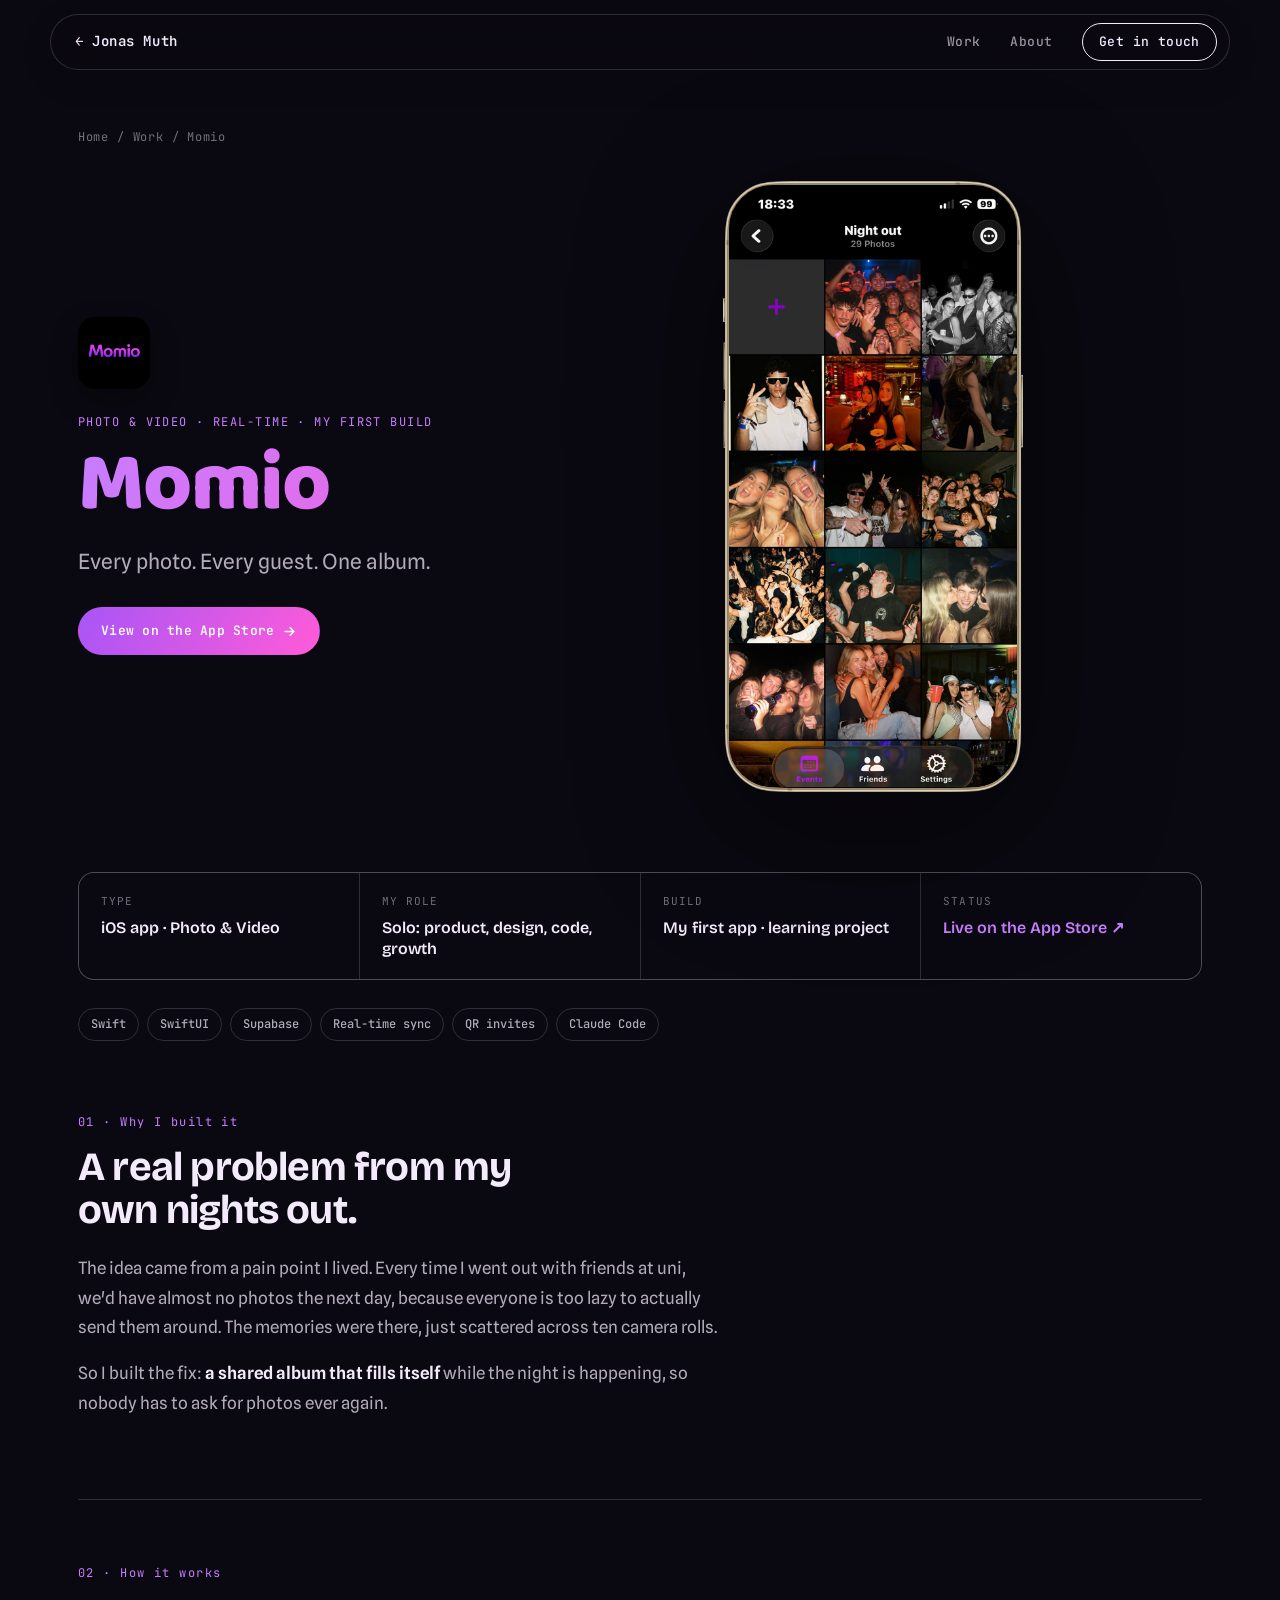
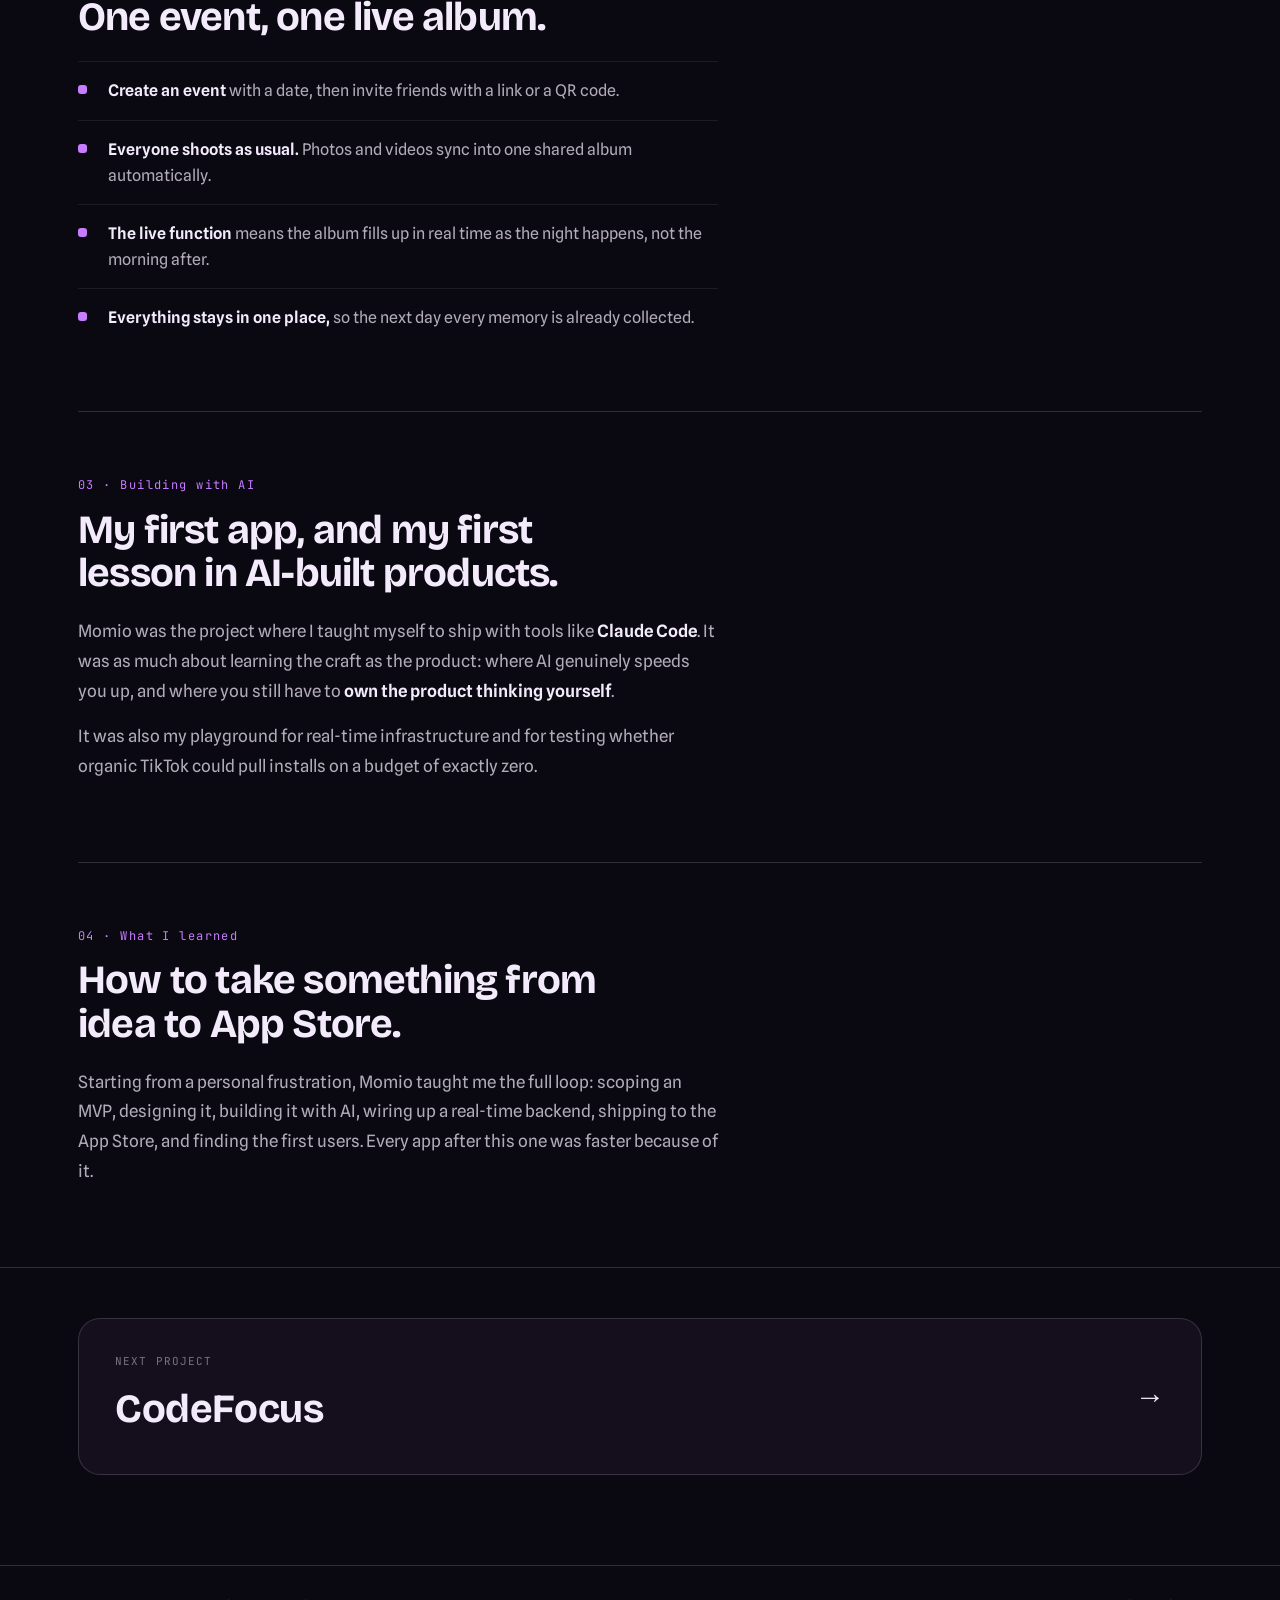
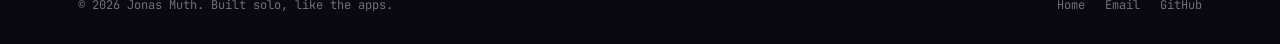
<file: momio.html>
<!DOCTYPE html>
<html lang="en">
<head>
<meta charset="UTF-8">
<meta name="viewport" content="width=device-width, initial-scale=1.0">
<title>Momio · Jonas Muth</title>
<meta name="description" content="Momio collects every photo from an event into one live shared album. My first app, and how I learned to build with AI.">
<link rel="preconnect" href="https://fonts.googleapis.com">
<link rel="preconnect" href="https://fonts.gstatic.com" crossorigin>
<link href="https://fonts.googleapis.com/css2?family=Bricolage+Grotesque:opsz,wght@12..96,500;12..96,600;12..96,700;12..96,800&family=Spline+Sans:wght@400;500;600&family=JetBrains+Mono:wght@400;500;600&family=Baloo+2:wght@600;700;800&display=swap" rel="stylesheet">
<link rel="stylesheet" href="style.css">
</head>
<body class="theme-momio">

<nav>
  <div class="wrap nav-in">
    <a href="index.html" class="brand">← Jonas&nbsp;Muth</a>
    <div class="nav-links">
      <a href="index.html#work">Work</a>
      <a href="index.html#about">About</a>
      <a href="index.html#contact" class="nav-cta mag">Get in touch</a>
    </div>
  </div>
</nav>

<main class="case">
  <div class="wrap">
    <div class="crumb"><a href="index.html">Home</a> / <a href="index.html#work">Work</a> / <span>Momio</span></div>

    <div class="case-hero">
      <div class="rise">
        <img src="momio-icon.png" alt="Momio icon" class="case-icon">
        <div class="case-kicker">Photo &amp; Video · Real-time · My first build</div>
        <h1>Momio</h1>
        <p class="case-lede">Every photo. Every guest. One album.</p>
        <a class="btn btn-fill mag" href="https://apps.apple.com/app/id6758896961" target="_blank" rel="noopener">View on the App Store
          <svg viewBox="0 0 24 24" fill="none" stroke="currentColor" stroke-width="2.5" stroke-linecap="round" stroke-linejoin="round"><path d="M5 12h14M13 6l6 6-6 6"/></svg></a>
      </div>
      <div class="rise d1" data-tilt-scope>
        <div class="case-phone tilt"><span class="screen"><img src="card-momio.png" alt="Momio app screenshot"></span><img class="frame" src="iphone14.png" alt="" aria-hidden="true"></div>
      </div>
    </div>

    <dl class="meta rise">
      <div><dt>Type</dt><dd>iOS app · Photo &amp; Video</dd></div>
      <div><dt>My role</dt><dd>Solo: product, design, code, growth</dd></div>
      <div><dt>Build</dt><dd>My first app · learning project</dd></div>
      <div><dt>Status</dt><dd><a href="https://apps.apple.com/app/id6758896961" target="_blank" rel="noopener">Live on the App Store ↗</a></dd></div>
    </dl>
    <div class="techrow rise d1">
      <span>Swift</span><span>SwiftUI</span><span>Supabase</span><span>Real-time sync</span><span>QR invites</span><span>Claude Code</span>
    </div>

    <section class="sec rise">
      <div class="sec-num">01 · Why I built it</div>
      <h2>A real problem from my own nights out.</h2>
      <p>The idea came from a pain point I lived. Every time I went out with friends at uni, we'd have almost no photos the next day, because everyone is too lazy to actually send them around. The memories were there, just scattered across ten camera rolls.</p>
      <p>So I built the fix: <strong>a shared album that fills itself</strong> while the night is happening, so nobody has to ask for photos ever again.</p>
    </section>

    <section class="sec rise">
      <div class="sec-num">02 · How it works</div>
      <h2>One event, one live album.</h2>
      <ul class="howlist">
        <li><b>Create an event</b> with a date, then invite friends with a link or a QR code.</li>
        <li><b>Everyone shoots as usual.</b> Photos and videos sync into one shared album automatically.</li>
        <li><b>The live function</b> means the album fills up in real time as the night happens, not the morning after.</li>
        <li><b>Everything stays in one place,</b> so the next day every memory is already collected.</li>
      </ul>
    </section>

    <section class="sec rise">
      <div class="sec-num">03 · Building with AI</div>
      <h2>My first app, and my first lesson in AI-built products.</h2>
      <p>Momio was the project where I taught myself to ship with tools like <strong>Claude Code</strong>. It was as much about learning the craft as the product: where AI genuinely speeds you up, and where you still have to <strong>own the product thinking yourself</strong>.</p>
      <p>It was also my playground for real-time infrastructure and for testing whether organic TikTok could pull installs on a budget of exactly zero.</p>
    </section>

    <section class="sec rise">
      <div class="sec-num">04 · What I learned</div>
      <h2>How to take something from idea to App Store.</h2>
      <p>Starting from a personal frustration, Momio taught me the full loop: scoping an MVP, designing it, building it with AI, wiring up a real-time backend, shipping to the App Store, and finding the first users. Every app after this one was faster because of it.</p>
    </section>
  </div>

  <div class="next">
    <div class="wrap">
      <a href="codefocus.html" class="mag">
        <div>
          <div class="nx-lab">Next project</div>
          <div class="nx-name">CodeFocus</div>
        </div>
        <div class="nx-arrow">→</div>
      </a>
    </div>
  </div>
</main>

<footer>
  <div class="wrap foot">
    <span>© 2026 Jonas Muth. Built solo, like the apps.</span>
    <span class="foot-l">
      <a href="index.html">Home</a>
      <a href="mailto:jonas.muth@yahoo.de">Email</a>
      <a href="https://github.com/jonasmuth04-pixel" target="_blank" rel="noopener">GitHub</a>
    </span>
  </div>
</footer>

<script src="app.js"></script>
</body>
</html>
</file>
<file: style.css>
/* =========================================================
   Jonas Muth · shared styles (homepage + app case studies)
   One consistent frame; app pages re-theme via body.theme-*
   ========================================================= */
:root{
  --bg:#F3F2EC;
  --bg-2:#EAE8DF;
  --fg:#171611;
  --muted:rgba(23,22,17,.66);
  --faint:rgba(23,22,17,.45);
  --line:rgba(23,22,17,.16);
  --line-soft:rgba(23,22,17,.09);
  --accent:#171611;
  --btn-bg:#171611;
  --btn-fg:#F3F2EC;
  --cur:#171611;

  --display:'Bricolage Grotesque',sans-serif;
  --body:'Spline Sans',-apple-system,BlinkMacSystemFont,sans-serif;
  --mono:'JetBrains Mono',ui-monospace,monospace;
  --round:'Baloo 2',sans-serif;
}

/* ---- app themes (applied to <body>) ---- */
body.theme-haul{
  --bg:#FFFFFF;--bg-2:#FFF6EF;--fg:#171411;
  --muted:rgba(23,20,17,.66);--faint:rgba(23,20,17,.45);
  --line:rgba(23,20,17,.14);--line-soft:rgba(23,20,17,.08);
  --accent:#FF5A00;--btn-bg:#FF5A00;--btn-fg:#fff;--cur:#FF5A00;
}
body.theme-momio{
  --bg:#0A0810;--bg-2:#140e1d;--fg:#F3EAFB;
  --muted:rgba(243,234,251,.72);--faint:rgba(243,234,251,.45);
  --line:rgba(243,234,251,.16);--line-soft:rgba(243,234,251,.08);
  --accent:#C77DFF;--btn-bg:#A855F7;--btn-fg:#fff;--cur:#C77DFF;
}
body.theme-cf{
  --bg:#BD5740;--bg-2:#a8482f;--fg:#FBEEE4;
  --muted:rgba(251,238,228,.82);--faint:rgba(251,238,228,.55);
  --line:rgba(251,238,228,.22);--line-soft:rgba(251,238,228,.12);
  --accent:#FFF6EE;--btn-bg:#2C1109;--btn-fg:#FBEEE4;--cur:#FBEEE4;
}

*,*::before,*::after{margin:0;padding:0;box-sizing:border-box}
html{scroll-behavior:smooth;-webkit-font-smoothing:antialiased;-moz-osx-font-smoothing:grayscale;scroll-padding-top:80px}
body{font-family:var(--body);background:var(--bg);color:var(--fg);line-height:1.55;overflow-x:hidden;transition:background .3s,color .3s}
a{color:inherit;text-decoration:none}
img{display:block;max-width:100%}
::selection{background:var(--accent);color:var(--bg)}
:focus-visible{outline:2.5px solid currentColor;outline-offset:3px;border-radius:2px}

.wrap{max-width:1180px;margin:0 auto;padding:0 28px}
.narrow{max-width:780px}
.mono{font-family:var(--mono);font-weight:500;letter-spacing:.02em}
.eyebrow{font-family:var(--mono);font-size:12px;font-weight:500;letter-spacing:.14em;text-transform:uppercase}

/* ============ NAV (floating pill) ============ */
nav{position:fixed;top:14px;left:0;right:0;z-index:200}
.nav-in{display:flex;align-items:center;justify-content:space-between;height:56px;
  padding:0 12px 0 24px;border-radius:999px;
  background:color-mix(in srgb,var(--bg) 80%,transparent);
  backdrop-filter:blur(16px) saturate(1.4);-webkit-backdrop-filter:blur(16px) saturate(1.4);
  border:1px solid var(--line);box-shadow:0 10px 34px rgba(0,0,0,.10)}
.brand{font-family:var(--mono);font-weight:600;font-size:14px;letter-spacing:.04em}
.nav-links{display:flex;align-items:center;gap:30px}
.nav-links a{font-family:var(--mono);font-size:13px;font-weight:500;letter-spacing:.03em;opacity:.62;transition:opacity .2s}
.nav-links a:hover{opacity:1}
.nav-cta{border:1.5px solid currentColor;border-radius:999px;padding:8px 16px;opacity:1!important}

/* ============ BUTTONS ============ */
.btn{font-family:var(--mono);font-size:13px;font-weight:600;letter-spacing:.02em;padding:13px 22px;border-radius:999px;border:1.5px solid var(--fg);transition:transform .18s,background .18s,color .18s,gap .2s;cursor:pointer;display:inline-flex;align-items:center;gap:8px}
.btn svg{width:15px;height:15px}
.btn-fill{background:var(--btn-bg);color:var(--btn-fg);border-color:var(--btn-bg)}
.btn-fill:hover{transform:translateY(-2px)}
.btn-line:hover{background:var(--fg);color:var(--bg)}
body.theme-momio .btn-fill{background:linear-gradient(120deg,#A855F7,#FF5BD8);border-color:transparent}

/* ============ HERO (homepage) ============ */
.hero{padding:148px 0 86px;border-bottom:1px solid var(--line)}
.hero-grid{display:grid;grid-template-columns:1.35fr .65fr;gap:56px;align-items:end}
.hero-eyebrow{display:flex;align-items:center;gap:12px;color:var(--muted);margin-bottom:30px}
.hero-eyebrow .tick{width:30px;height:1px;background:var(--fg);opacity:.5}
.hero h1{font-family:var(--display);font-weight:700;font-size:clamp(40px,6.4vw,82px);line-height:.99;letter-spacing:-.025em}
.hero h1 .u{text-decoration:underline;text-decoration-thickness:.06em;text-underline-offset:.1em}
.hero-dek{margin-top:30px;max-width:46ch;font-size:18px;color:var(--muted);line-height:1.62}
.hero-actions{margin-top:36px;display:flex;gap:14px;flex-wrap:wrap}
.hero-portrait{position:relative}
.portrait-frame{position:relative;aspect-ratio:4/5;border-radius:140px 140px 18px 18px;overflow:hidden;border:1px solid var(--line);background:var(--bg-2)}
.portrait-frame img{width:100%;height:100%;object-fit:cover;object-position:center 38%;filter:grayscale(.12) contrast(1.02)}
.portrait-cap{position:absolute;left:14px;bottom:14px;font-family:var(--mono);font-size:11px;letter-spacing:.06em;background:var(--fg);color:var(--bg);padding:6px 10px;border-radius:6px}

.ledger{margin-top:66px;border-top:1px solid var(--fg);display:grid;grid-template-columns:repeat(4,1fr)}
.ledger div{padding:20px 22px 4px 0}
.ledger dt{font-family:var(--mono);font-size:11px;letter-spacing:.1em;text-transform:uppercase;color:var(--faint);margin-bottom:8px}
.ledger dd{font-family:var(--display);font-weight:600;font-size:18px;line-height:1.25}

/* ============ CREDO ============ */
.credo{padding:84px 0;border-bottom:1px solid var(--line)}
.credo-grid{display:grid;grid-template-columns:.4fr .6fr;gap:56px}
.credo .eyebrow{color:var(--faint)}
.credo h2{font-family:var(--display);font-weight:600;font-size:clamp(24px,3vw,34px);line-height:1.18;letter-spacing:-.015em}
.credo p{font-size:17px;color:var(--muted);line-height:1.7;margin-top:18px;max-width:54ch}
.credo p strong{color:var(--fg);font-weight:600}
.credo-side{align-self:start;position:sticky;top:96px}

/* ============ SELECTED WORK (homepage cards) ============ */
.work{padding:96px 0;border-bottom:1px solid var(--line)}
.work-head{display:flex;align-items:flex-end;justify-content:space-between;gap:24px;margin-bottom:44px}
.work-head .eyebrow{color:var(--faint);display:block;margin-bottom:14px}
.work-head h2{font-family:var(--display);font-weight:700;font-size:clamp(30px,4.4vw,52px);letter-spacing:-.02em;line-height:1.02}
.work-head p{color:var(--muted);font-size:16px;max-width:34ch}

.cards{display:flex;flex-direction:column;gap:30px}

/* gradient showcase card with embedded iPhone preview */
.card{position:relative;display:grid;grid-template-columns:1.1fr .9fr;gap:24px;align-items:center;
  min-height:432px;padding:46px 48px;border-radius:30px;overflow:hidden;color:var(--ink);
  background:linear-gradient(145deg,var(--g1),var(--g2));
  box-shadow:0 20px 50px rgba(0,0,0,.18);
  transition:transform .4s cubic-bezier(.2,.7,.2,1),box-shadow .4s;
  transform-origin:center;will-change:transform}
.card::before{content:"";position:absolute;inset:0;z-index:0;pointer-events:none;
  background:radial-gradient(130% 92% at 90% -12%,rgba(255,255,255,.30),transparent 56%)}
.card::after{content:"";position:absolute;inset:0;z-index:0;pointer-events:none;
  background:linear-gradient(90deg,rgba(0,0,0,.20),transparent 58%)}
.card:hover{transform:scale(1.025);box-shadow:0 46px 100px rgba(0,0,0,.30);z-index:5}

.card-copy{position:relative;z-index:2}
.card-ic{width:56px;height:56px;border-radius:15px;box-shadow:0 10px 26px rgba(0,0,0,.30);margin-bottom:20px}
.card-kicker{font-family:var(--mono);font-size:11px;letter-spacing:.1em;text-transform:uppercase;color:var(--ink);opacity:.82;margin-bottom:12px}
.card-name{font-family:var(--display);font-weight:700;font-size:clamp(30px,3.6vw,46px);letter-spacing:-.02em;line-height:1.02}
.card-line{font-size:16px;color:var(--ink);opacity:.94;margin-top:14px;max-width:40ch;line-height:1.58}
.card-go{display:inline-flex;align-items:center;gap:9px;font-family:var(--mono);font-size:13px;font-weight:600;margin-top:24px;
  border:1.5px solid color-mix(in srgb,var(--ink) 55%,transparent);padding:10px 18px;border-radius:999px;
  transition:gap .22s,background .22s,border-color .22s}
.card-go svg{width:14px;height:14px;transition:transform .2s}
.card:hover .card-go{background:color-mix(in srgb,var(--ink) 16%,transparent);border-color:transparent;gap:13px}
.card:hover .card-go svg{transform:translateX(3px)}
.card-arrow{position:absolute;top:26px;right:32px;z-index:2;font-family:var(--mono);font-size:12px;color:var(--ink);opacity:.7;white-space:nowrap}

/* phone mockup in the card */
.card-stage{position:relative;align-self:stretch;z-index:1}
/* real iPhone PNG frame (from our App Store screenshot tool); screen is opaque,
   so the screenshot sits ON TOP, clipped to the measured screen cutout */
.phone{position:absolute;right:7%;top:50%;width:174px;aspect-ratio:1022/2082;
  transform:translateY(-50%) rotate(-3deg);transform-origin:center;
  filter:drop-shadow(0 26px 50px rgba(0,0,0,.34));
  transition:transform .4s cubic-bezier(.2,.7,.2,1)}
.card:hover .phone{transform:translateY(calc(-50% - 8px)) rotate(0deg)}
.phone .frame{position:absolute;inset:0;width:100%;height:100%;z-index:1;pointer-events:none}
.phone .screen{position:absolute;top:0.672%;left:1.957%;width:95.89%;height:98.559%;
  overflow:hidden;border-radius:15.1% / 7.16%;z-index:2}
.phone .screen img{width:100%;height:100%;object-fit:cover;object-position:center top;display:block}

/* ============ EXPERIENCE ============ */
.exp{padding:96px 0;border-bottom:1px solid var(--line)}
.exp-list{display:flex;flex-direction:column;border-top:1px solid var(--line)}
.exp-row{display:grid;grid-template-columns:.4fr .6fr;gap:32px;padding:26px 0;border-bottom:1px solid var(--line);transition:padding-left .25s}
.exp-row:hover{padding-left:8px}
.exp-head{display:flex;flex-direction:column;gap:8px}
.exp-co{font-family:var(--display);font-weight:700;font-size:24px;letter-spacing:-.01em;color:var(--fg)}
.exp-tag{font-family:var(--mono);font-size:12px;letter-spacing:.04em;color:var(--faint)}
.exp-desc{font-size:16px;line-height:1.65;color:var(--muted);max-width:62ch}
.exp-desc strong{color:var(--fg);font-weight:600}
.exp-metrics{display:flex;flex-wrap:wrap;gap:10px;margin-top:16px}
.exp-metrics span{font-family:var(--mono);font-size:12px;color:var(--muted);border:1px solid var(--line);border-radius:999px;padding:6px 12px}
.exp-metrics b{font-family:var(--display);font-weight:700;color:var(--fg);font-size:13px}
.exp-foot{margin-top:28px;font-size:15px;line-height:1.6;color:var(--muted)}
.exp-foot strong{color:var(--fg);font-weight:600}

/* ============ ABOUT ============ */
.about{padding:108px 0;border-bottom:1px solid var(--line)}
.about-grid{display:grid;grid-template-columns:.42fr .58fr;gap:60px}
.about .eyebrow{color:var(--faint);display:block;margin-bottom:18px}
.about h2{font-family:var(--display);font-weight:700;font-size:clamp(28px,3.6vw,42px);letter-spacing:-.02em;line-height:1.06}
.about-rows{display:flex;flex-direction:column}
.arow{display:grid;grid-template-columns:170px 1fr;gap:24px;padding:22px 0;border-top:1px solid var(--line)}
.arow:last-child{border-bottom:1px solid var(--line)}
.arow dt{font-family:var(--mono);font-size:12px;letter-spacing:.08em;text-transform:uppercase;color:var(--faint);padding-top:3px}
.arow dd{font-size:16px;line-height:1.7;color:var(--fg)}
.tags{display:flex;flex-wrap:wrap;gap:8px}
.tags span{font-family:var(--mono);font-size:12px;border:1px solid var(--line);border-radius:7px;padding:6px 11px;color:var(--muted)}

/* ============ CONTACT ============ */
.contact{padding:120px 0 96px;text-align:center}
.contact .eyebrow{color:var(--faint);display:block;margin-bottom:22px}
.contact h2{font-family:var(--display);font-weight:700;font-size:clamp(38px,6.4vw,84px);line-height:.98;letter-spacing:-.025em}
.contact p{max-width:46ch;margin:24px auto 40px;color:var(--muted);font-size:18px}
.contact-links{display:flex;gap:14px;justify-content:center;flex-wrap:wrap}
.clink{display:inline-flex;align-items:center;gap:10px;font-family:var(--mono);font-size:14px;font-weight:600;padding:14px 22px;border-radius:999px;border:1.5px solid var(--fg);transition:transform .18s,background .18s,color .18s}
.clink:hover{transform:translateY(-2px);background:var(--fg);color:var(--bg)}
.clink svg{width:17px;height:17px}
.clink.primary{background:var(--btn-bg);color:var(--btn-fg);border-color:var(--btn-bg)}

/* ============ FOOTER ============ */
footer{padding:30px 0;border-top:1px solid var(--line)}
.foot{display:flex;align-items:center;justify-content:space-between;font-family:var(--mono);font-size:12px;color:var(--faint)}
.foot a{transition:color .2s}.foot a:hover{color:var(--fg)}
.foot-l{display:flex;gap:20px}

/* =========================================================
   APP CASE-STUDY PAGE
   ========================================================= */
.case{padding:128px 0 0}
.crumb{font-family:var(--mono);font-size:12px;letter-spacing:.06em;color:var(--faint);margin-bottom:34px;display:flex;gap:8px;align-items:center}
.crumb a:hover{color:var(--fg)}
.case-hero{display:grid;grid-template-columns:1.1fr .9fr;gap:60px;align-items:center}
.case-icon{width:72px;height:72px;border-radius:17px;box-shadow:0 12px 32px rgba(0,0,0,.2);margin-bottom:24px}
.case-kicker{font-family:var(--mono);font-size:12px;letter-spacing:.12em;text-transform:uppercase;color:var(--accent);margin-bottom:14px}
.case h1{font-size:clamp(46px,6.6vw,84px);line-height:.96;letter-spacing:-.02em;margin-bottom:20px}
.case-lede{font-size:21px;color:var(--muted);line-height:1.5;max-width:30ch;margin-bottom:30px}
.case-shot{width:300px;justify-self:center;border-radius:30px;box-shadow:0 44px 100px rgba(0,0,0,.36)}
body.theme-momio .case-shot,body.theme-cf .case-shot{border:1px solid var(--line)}
/* app screenshot inside our real iPhone frame (case-study hero) */
.case-phone{position:relative;width:300px;max-width:80%;justify-self:center;aspect-ratio:1022/2082;
  filter:drop-shadow(0 34px 74px rgba(0,0,0,.34))}
.case-phone .frame{position:absolute;inset:0;width:100%;height:100%;z-index:1;pointer-events:none}
.case-phone .screen{position:absolute;top:0.672%;left:1.957%;width:95.89%;height:98.559%;
  overflow:hidden;border-radius:15.1% / 7.16%;z-index:2}
.case-phone .screen img{width:100%;height:100%;object-fit:cover;object-position:center top;display:block}

/* app display fonts */
body.theme-haul .case h1,body.theme-momio .case h1{font-family:var(--round);font-weight:800}
body.theme-cf .case h1{font-family:var(--display);font-weight:700}
body.theme-haul .case h1{color:var(--accent)}
body.theme-momio .case h1{background:linear-gradient(120deg,#C77DFF,#FF5BD8);-webkit-background-clip:text;background-clip:text;-webkit-text-fill-color:transparent}

/* meta + tech */
.meta{display:grid;grid-template-columns:repeat(4,1fr);gap:1px;background:var(--line);border:1px solid var(--line);border-radius:16px;overflow:hidden;margin:80px 0 28px}
.meta div{background:var(--bg);padding:20px 22px}
.meta dt{font-family:var(--mono);font-size:11px;letter-spacing:.1em;text-transform:uppercase;color:var(--faint);margin-bottom:8px}
.meta dd{font-family:var(--display);font-weight:600;font-size:16px;line-height:1.3}
.meta dd a{color:var(--accent)}
.techrow{display:flex;flex-wrap:wrap;gap:8px;margin-bottom:8px}
.techrow span{font-family:var(--mono);font-size:12px;font-weight:500;padding:6px 12px;border-radius:999px;border:1px solid var(--line);color:var(--muted)}

/* sections */
.sec{padding:64px 0;border-top:1px solid var(--line)}
.sec:first-of-type{border-top:0}
.sec-num{font-family:var(--mono);font-size:12px;letter-spacing:.12em;color:var(--accent);margin-bottom:14px}
.sec h2{font-family:var(--display);font-weight:700;font-size:clamp(26px,3.4vw,40px);letter-spacing:-.02em;line-height:1.08;margin-bottom:22px;max-width:20ch}
.sec p{font-size:17px;line-height:1.75;color:var(--muted);max-width:64ch;margin-bottom:16px}
.sec p strong{color:var(--fg);font-weight:600}
.howlist{list-style:none;margin:8px 0 0;max-width:64ch}
.howlist li{position:relative;padding:16px 0 16px 30px;border-top:1px solid var(--line-soft);font-size:16px;line-height:1.6;color:var(--muted)}
.howlist li::before{content:"";position:absolute;left:0;top:23px;width:9px;height:9px;border-radius:3px;background:var(--accent)}
.howlist li b{color:var(--fg);font-weight:600}

/* stat callout */
.callout{display:flex;flex-wrap:wrap;gap:44px;padding:38px 0 6px}
.callout div{display:flex;flex-direction:column}
.callout b{font-family:var(--round);font-weight:800;font-size:clamp(34px,5vw,52px);line-height:1;color:var(--accent)}
body.theme-cf .callout b{color:var(--fg)}
.callout span{font-family:var(--mono);font-size:12px;letter-spacing:.05em;text-transform:uppercase;color:var(--faint);margin-top:9px}

/* next-app CTA */
.next{padding:50px 0 90px;border-top:1px solid var(--line)}
.next a{display:flex;align-items:center;justify-content:space-between;gap:24px;padding:34px 36px;border:1px solid var(--line);border-radius:22px;background:var(--bg-2);transition:transform .25s,box-shadow .25s}
.next a:hover{transform:translateY(-3px);box-shadow:0 24px 56px rgba(0,0,0,.16)}
.next .nx-lab{font-family:var(--mono);font-size:11px;letter-spacing:.1em;text-transform:uppercase;color:var(--faint);margin-bottom:8px}
.next .nx-name{font-family:var(--display);font-weight:700;font-size:clamp(26px,3.4vw,40px);letter-spacing:-.01em}
.next .nx-arrow{font-size:30px}

/* ============ MOTION ============ */
.rise{opacity:0;transform:translateY(22px);transition:opacity .7s cubic-bezier(.2,.7,.2,1),transform .7s cubic-bezier(.2,.7,.2,1)}
.rise.in{opacity:1;transform:none}
.d1{transition-delay:.06s}.d2{transition-delay:.12s}.d3{transition-delay:.18s}

/* ============ CUSTOM CURSOR ============ */
.cursor-dot,.cursor-ring{position:fixed;top:0;left:0;z-index:9999;pointer-events:none;border-radius:50%;opacity:0;transition:opacity .35s}
.cursor-dot{width:6px;height:6px;background:var(--cur);margin:-3px 0 0 -3px}
.cursor-ring{width:36px;height:36px;border:1.5px solid var(--cur);margin:-18px 0 0 -18px;
  transition:width .26s cubic-bezier(.2,.7,.2,1),height .26s cubic-bezier(.2,.7,.2,1),margin .26s cubic-bezier(.2,.7,.2,1),background .26s,opacity .35s}
.cursor-ring.hot{width:58px;height:58px;margin:-29px 0 0 -29px;background:color-mix(in srgb,var(--cur) 14%,transparent)}
.cursor-ring.tap{width:26px;height:26px;margin:-13px 0 0 -13px}
body.cur-on{cursor:none}
body.cur-on a,body.cur-on button,body.cur-on .tilt{cursor:none}
body.cur-on.cur-live .cursor-dot,body.cur-on.cur-live .cursor-ring{opacity:1}
.mag{will-change:transform}
.tilt{transition:transform .3s cubic-bezier(.2,.7,.2,1)}

/* ============ RESPONSIVE ============ */
@media(max-width:920px){
  .hero-grid{grid-template-columns:1fr;gap:40px}
  .hero-portrait{max-width:300px}
  .ledger{grid-template-columns:1fr 1fr}
  .ledger div{padding-bottom:16px}
  .credo-grid,.about-grid{grid-template-columns:1fr;gap:30px}
  .credo-side{position:static}
  .exp-row{grid-template-columns:1fr;gap:10px}
  .work-head{flex-direction:column;align-items:flex-start}
  .card{grid-template-columns:1fr;min-height:0;padding:34px 28px 0;gap:0;overflow:hidden}
  .card:hover{transform:none}
  .card-stage{min-height:400px;margin-top:18px}
  .phone{position:absolute;left:50%;right:auto;top:50%;bottom:auto;transform:translate(-50%,-50%) rotate(0);width:158px}
  .card:hover .phone{transform:translate(-50%,-50%) translateY(-8px)}
  .card-arrow{display:none}
  .case-hero{grid-template-columns:1fr;gap:42px}
  .case-shot{order:-1}
  .meta{grid-template-columns:1fr 1fr}
  .nav-links a:not(.nav-cta){display:none}
}
@media(max-width:560px){
  .wrap{padding:0 20px}
  .hero{padding:120px 0 64px}
  .hero h1{font-size:33px;line-height:1.06}
  .hero h1 br{display:none}
  .ledger,.meta{grid-template-columns:1fr}
  .arow{grid-template-columns:1fr;gap:8px}
  .foot{flex-direction:column;gap:14px}
  .callout{gap:28px}
}
@media(prefers-reduced-motion:reduce){
  html{scroll-behavior:auto}
  .rise{opacity:1;transform:none;transition:none}
}
</file>
